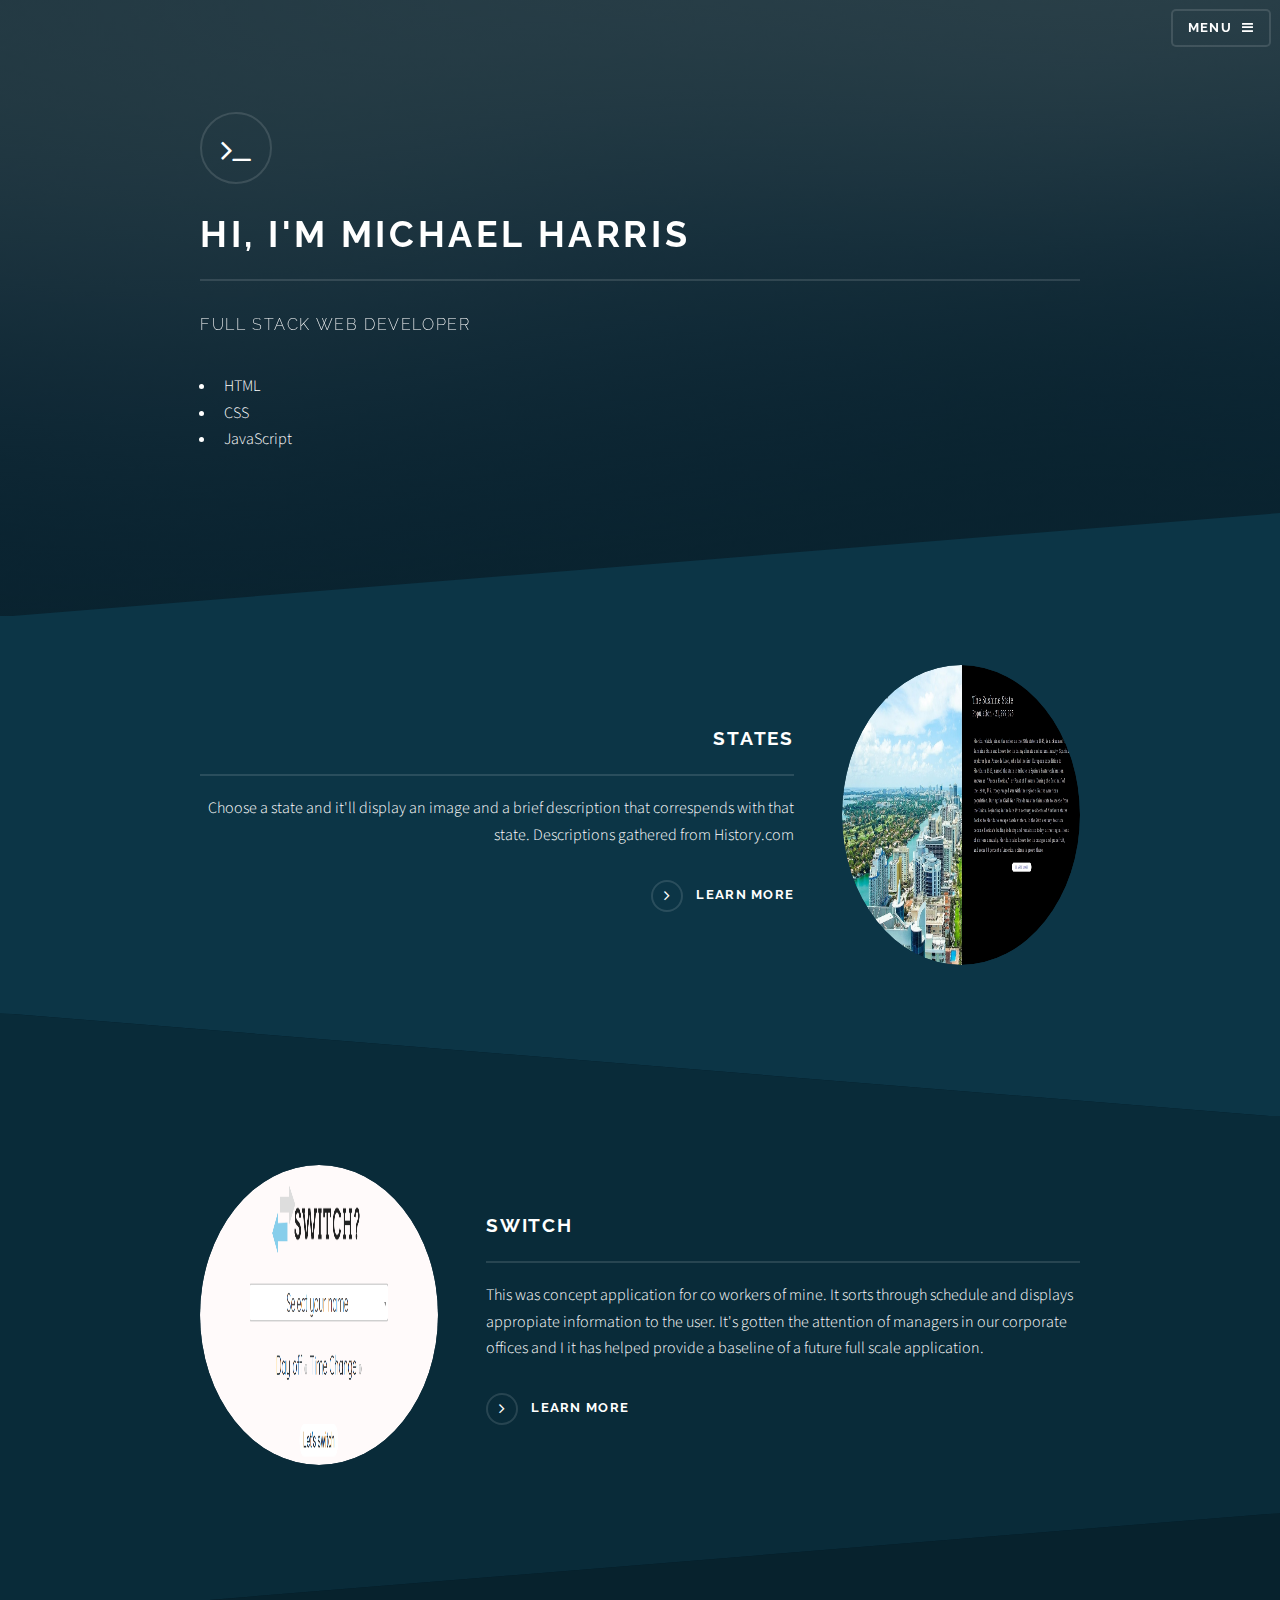
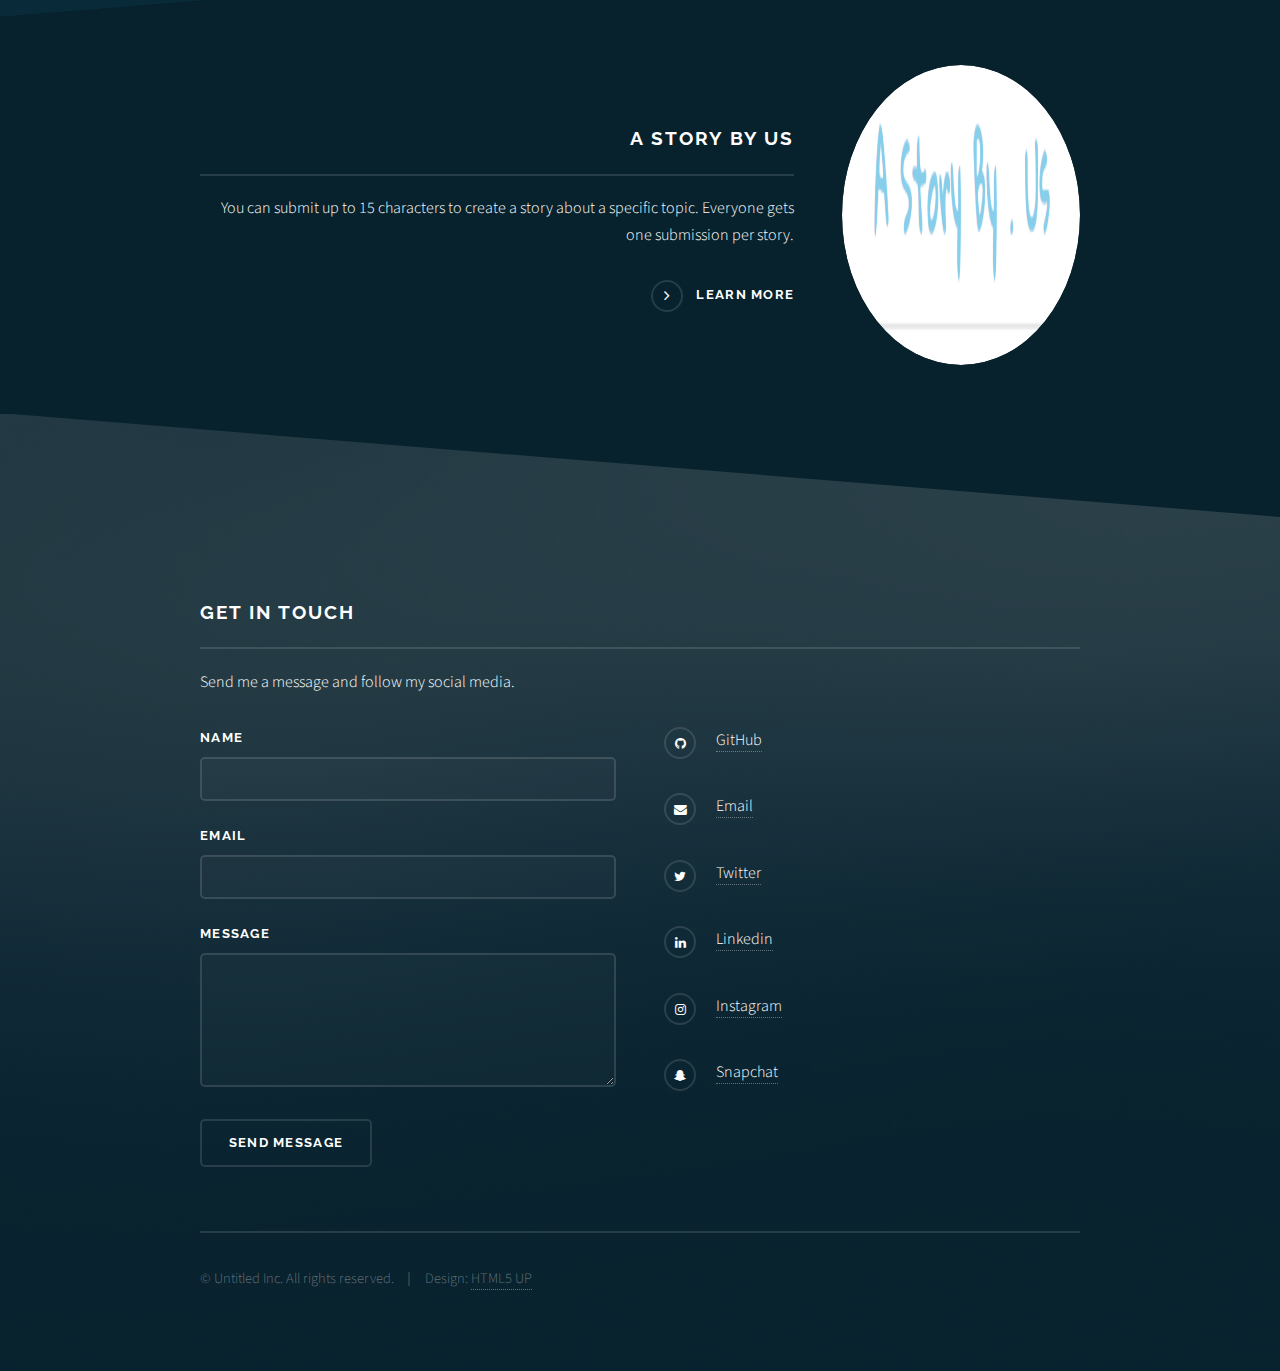
<file: index.html>
<!DOCTYPE HTML>
<!--
	Solid State by HTML5 UP
	html5up.net | @ajlkn
	Free for personal and commercial use under the CCA 3.0 license (html5up.net/license)
-->
<html>
	<head>
		<title>Michael Harris</title>
		<meta charset="utf-8" />
		<meta name="viewport" content="width=device-width, initial-scale=1, user-scalable=no" />
		<link rel="stylesheet" href="assets/css/main.css" />
		<noscript><link rel="stylesheet" href="assets/css/noscript.css" /></noscript>
	</head>
	<body class="is-preload">

		<!-- Page Wrapper -->
			<div id="page-wrapper">

				<!-- Header -->
					<header id="header" class="alt">
						<h1><a href="index.html">Michael Harris</a></h1>
						<nav>
							<a href="#menu">Menu</a>
						</nav>
					</header>

				<!-- Menu -->
					<nav id="menu">
						<div class="inner">
							<h2>Menu</h2>
							<ul class="links">
								<li><a href="index.html">Home</a></li>
								<li><a href="about.html">About</a></li>
								<li><a href="projects.html">Projects</a></li>
								<li><a href="contact.html">Contact</a></li>
							</ul>
							<a href="#" class="close">Close</a>
						</div>
					</nav>

				<!-- Banner -->
					<section id="banner">
						<div class="inner">
							<div class="logo"><span class="icon fa-terminal "></span></div>
							<h2>Hi, I'm Michael Harris</h2>
							<p>Full Stack Web Developer</p>
							<ul>
								<li>HTML</li>
								<li>CSS</li>
								<li>JavaScript</li>
							</ul>
						</div>
					</section>

				<!-- Wrapper -->
					<section id="wrapper">

						<!-- One -->
							<section id="one" class="wrapper spotlight style1">
								<div class="inner">
									<a href="#" class="image"><img src="images/states.jpg" alt="" /></a>
									<div class="content">
										<h2 class="major">States</h2>
										<p>Choose a state and it'll display an image and a brief description that correspends with that state. Descriptions gathered from History.com</p>
										<a href="https://immichaelharris.com/states/index.html" class="special">Learn more</a>
									</div>
								</div>
							</section>

						<!-- Two -->
							<section id="two" class="wrapper alt spotlight style2">
								<div class="inner">
									<a href="#" class="image"><img src="images/switch.png" alt="" /></a>
									<div class="content">
										<h2 class="major">Switch</h2>
										<p>This was concept application for co workers of mine. It sorts through schedule and displays appropiate information to the user. It's gotten the attention of managers in our corporate offices and I it has helped provide a baseline of a future full scale application.</p>
										<a href="https://immichaelharris.com/switch/file.html" class="special">Learn more</a>
									</div>
								</div>
							</section>

						<!-- Three -->
							<section id="three" class="wrapper spotlight style3">
								<div class="inner">
									<a href="#" class="image"><img src="images/astorybyus.png" alt="" /></a>
									<div class="content">
										<h2 class="major">A Story By Us</h2>
										<p>You can submit up to 15 characters to create a story about a specific topic. Everyone gets one submission per story.</p>
										<a href="https://astoryby.us/" class="special">Learn more</a>
									</div>
								</div>
							</section>

						<!-- Four -->
							<!-- <section id="four" class="wrapper alt style1">
								<div class="inner">
									<h2 class="major">Vitae phasellus</h2>
									<p>Cras mattis ante fermentum, malesuada neque vitae, eleifend erat. Phasellus non pulvinar erat. Fusce tincidunt, nisl eget mattis egestas, purus ipsum consequat orci, sit amet lobortis lorem lacus in tellus. Sed ac elementum arcu. Quisque placerat auctor laoreet.</p>
									<section class="features">
										<article>
											<a href="#" class="image"><img src="images/pic04.jpg" alt="" /></a>
											<h3 class="major">Sed feugiat lorem</h3>
											<p>Lorem ipsum dolor sit amet, consectetur adipiscing vehicula id nulla dignissim dapibus ultrices.</p>
											<a href="#" class="special">Learn more</a>
										</article>
										<article>
											<a href="#" class="image"><img src="images/pic05.jpg" alt="" /></a>
											<h3 class="major">Nisl placerat</h3>
											<p>Lorem ipsum dolor sit amet, consectetur adipiscing vehicula id nulla dignissim dapibus ultrices.</p>
											<a href="#" class="special">Learn more</a>
										</article>
										<article>
											<a href="#" class="image"><img src="images/pic06.jpg" alt="" /></a>
											<h3 class="major">Ante fermentum</h3>
											<p>Lorem ipsum dolor sit amet, consectetur adipiscing vehicula id nulla dignissim dapibus ultrices.</p>
											<a href="#" class="special">Learn more</a>
										</article>
										<article>
											<a href="#" class="image"><img src="images/pic07.jpg" alt="" /></a>
											<h3 class="major">Fusce consequat</h3>
											<p>Lorem ipsum dolor sit amet, consectetur adipiscing vehicula id nulla dignissim dapibus ultrices.</p>
											<a href="#" class="special">Learn more</a>
										</article>
									</section>
									<ul class="actions">
										<li><a href="#" class="button">Browse All</a></li>
									</ul>
								</div>
							</section> -->

					</section>

				<!-- Footer -->
					<section id="footer">
						<div class="inner">
							<h2 class="major">Get in touch</h2>
							<p>Send me a message and follow my social media.</p>
							<form method="post" action="#">
								<div class="fields">
									<div class="field">
										<label for="name">Name</label>
										<input type="text" name="name" id="name" />
									</div>
									<div class="field">
										<label for="email">Email</label>
										<input type="email" name="email" id="email" />
									</div>
									<div class="field">
										<label for="message">Message</label>
										<textarea name="message" id="message" rows="4"></textarea>
									</div>
								</div>
								<ul class="actions">
									<li><input type="submit" value="Send Message" /></li>
								</ul>
							</form>
							<ul class="contact">

								<li class="fa-github"><a href="https://github.com/imMichaelHarris">GitHub</a></li>
								<li class="fa-envelope"><a href="mailto:mhguitar1997@immichaelharris.com">Email</a></li>
								<li class="fa-twitter"><a href="https://twitter.com/MichaelxxH">Twitter</a></li>
								<li class="fa-linkedin"><a href="https://www.linkedin.com/in/immichaelharris/">Linkedin</a></li>
								<li class="fa-instagram"><a href="https://www.instagram.com/hypedupharris/">Instagram</a></li>
								<li class="fa-snapchat-ghost"><a href="https://www.snapchat.com/add/gooodstuff21">Snapchat</a></li>
							</ul>
							<ul class="copyright">
								<li>&copy; Untitled Inc. All rights reserved.</li><li>Design: <a href="http://html5up.net">HTML5 UP</a></li>
							</ul>
						</div>
					</section>

			</div>

		<!-- Scripts -->
			<script src="assets/js/jquery.min.js"></script>
			<script src="assets/js/jquery.scrollex.min.js"></script>
			<script src="assets/js/browser.min.js"></script>
			<script src="assets/js/breakpoints.min.js"></script>
			<script src="assets/js/util.js"></script>
			<script src="assets/js/main.js"></script>

	</body>
</html>
</file>
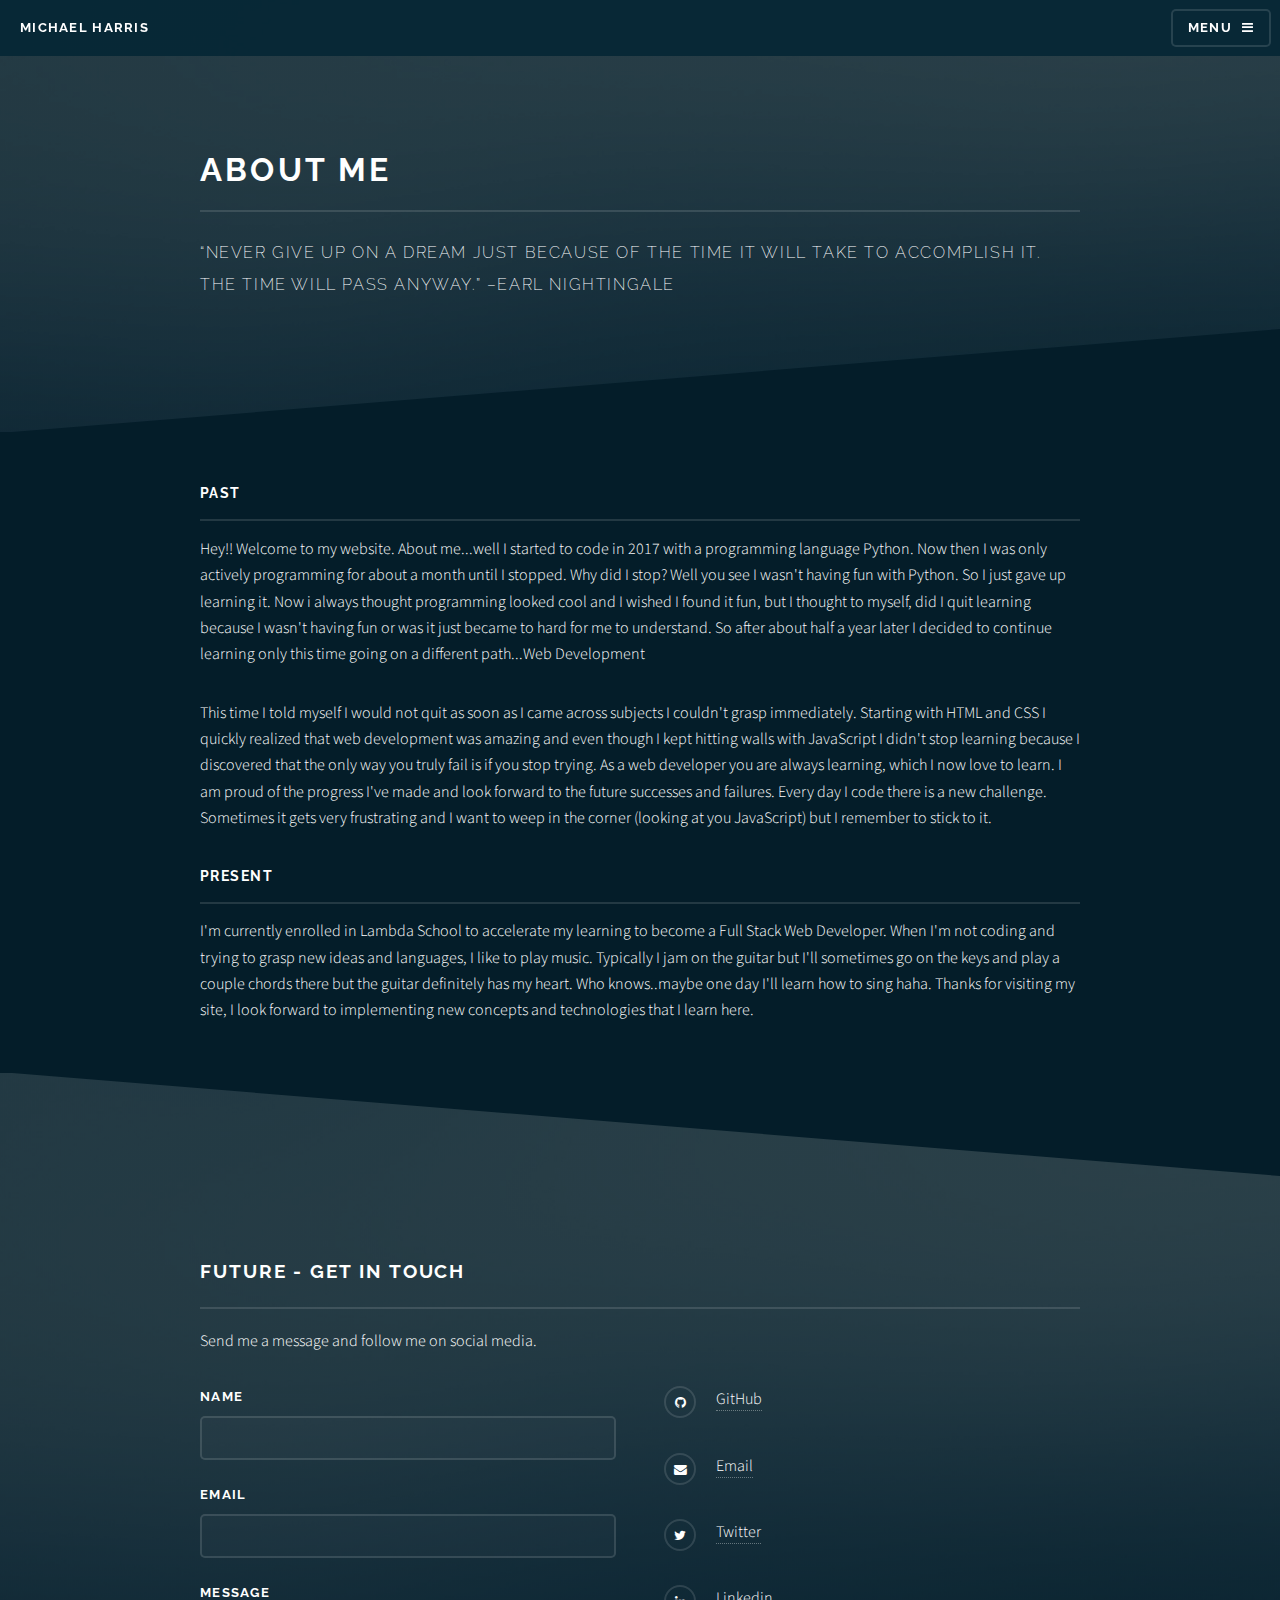
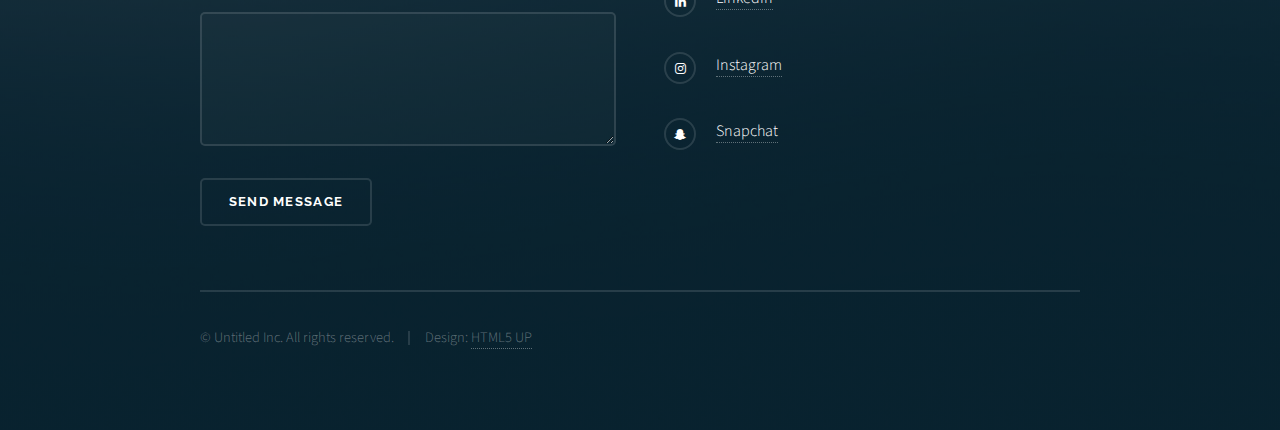
<file: about.html>
<!DOCTYPE HTML>
<!--
	Solid State by HTML5 UP
	html5up.net | @ajlkn
	Free for personal and commercial use under the CCA 3.0 license (html5up.net/license)
-->
<html>
	<head>
		<title>About - Michael Harris</title>
		<meta charset="utf-8" />
		<meta name="viewport" content="width=device-width, initial-scale=1, user-scalable=no" />
		<link rel="stylesheet" href="assets/css/main.css" />
		<noscript><link rel="stylesheet" href="assets/css/noscript.css" /></noscript>
	</head>
	<body class="is-preload">

		<!-- Page Wrapper -->
			<div id="page-wrapper">

				<!-- Header -->
					<header id="header">
						<h1><a href="index.html">Michael Harris</a></h1>
						<nav>
							<a href="#menu">Menu</a>
						</nav>
					</header>

				<!-- Menu -->
					<nav id="menu">
						<div class="inner">
							<h2>Menu</h2>
							<ul class="links">
								<li><a href="index.html">Home</a></li>
								<li><a href="about.html">About</a></li>
								<li><a href="projects.html">Projects</a></li>
								<li><a href="contact.html">Contact</a></li>
							</ul>
							<a href="#" class="close">Close</a>
						</div>
					</nav>

				<!-- Wrapper -->
					<section id="wrapper">
						<header>
							<div class="inner">
								<h2>About Me</h2>
								<p>“NEVER GIVE UP ON A DREAM JUST BECAUSE OF THE TIME IT WILL TAKE TO ACCOMPLISH IT. THE TIME WILL PASS ANYWAY.” –EARL NIGHTINGALE</p>
							</div>
						</header>

						<!-- Content -->
							<div class="wrapper">
								<div class="inner">

									<h3 class="major">Past</h3>
									<p>Hey!! Welcome to my website. About me...well I started to code in 2017 with a programming language Python. Now then I was only actively programming for about a month until I stopped. Why did I stop? Well you see I wasn't having fun with Python. So I just gave up learning it. Now i always thought programming looked cool and I wished I found it fun, but I thought to myself, did I quit learning because I wasn't having fun or was it just became to hard for me to understand. So after about half a year later I decided to continue learning only this time going on a different path...Web Development
									</p>

									<p>This time I told myself I would not quit as soon as I came across subjects I couldn't grasp immediately. Starting with HTML and CSS I quickly realized that web development was amazing and even though I kept hitting walls with JavaScript I didn't stop learning because I discovered that the only way you truly fail is if you stop trying. As a web developer you are always learning, which I now love to learn. I am proud of the progress I've made and look forward to the future successes and failures. Every day I code there is a new challenge. Sometimes it gets very frustrating and I want to weep in the corner (looking at you JavaScript) but I remember to stick to it.</p>

									<h3 class="major">Present</h3>
									<p>I'm currently enrolled in Lambda School to accelerate my learning to become a Full Stack Web Developer. When I'm not coding and trying to grasp new ideas and languages, I like to play music. Typically I jam on the guitar but I'll sometimes go on the keys and play a couple chords there but the guitar definitely has my heart. Who knows..maybe one day I'll learn how to sing haha. Thanks for visiting my site, I look forward to implementing new concepts and technologies that I learn here.</p>

			

								</div>
							</div>

					</section>

				<!-- Footer -->
					<section id="footer">
						<div class="inner">
							<h2 class="major">Future - Get in touch</h2>
							<p>Send me a message and follow me on social media.</p>
							<form method="post" action="#">
								<div class="fields">
									<div class="field">
										<label for="name">Name</label>
										<input type="text" name="name" id="name" />
									</div>
									<div class="field">
										<label for="email">Email</label>
										<input type="email" name="email" id="email" />
									</div>
									<div class="field">
										<label for="message">Message</label>
										<textarea name="message" id="message" rows="4"></textarea>
									</div>
								</div>
								<ul class="actions">
									<li><input type="submit" value="Send Message" /></li>
								</ul>
							</form>
							<ul class="contact">
								<li class="fa-github"><a href="https://github.com/imMichaelHarris">GitHub</a></li>
								<li class="fa-envelope"><a href="mailto:mhguitar1997@immichaelharris.com">Email</a></li>
								<li class="fa-twitter"><a href="https://twitter.com/MichaelxxH">Twitter</a></li>
								<li class="fa-linkedin"><a href="https://www.linkedin.com/in/immichaelharris/">Linkedin</a></li>
								<li class="fa-instagram"><a href="https://www.instagram.com/hypedupharris/">Instagram</a></li>
								<li class="fa-snapchat-ghost"><a href="https://www.snapchat.com/add/gooodstuff21">Snapchat</a></li>
							</ul>
							<ul class="copyright">
								<li>&copy; Untitled Inc. All rights reserved.</li><li>Design: <a href="http://html5up.net">HTML5 UP</a></li>
							</ul>
						</div>
					</section>

			</div>

		<!-- Scripts -->
			<script src="assets/js/jquery.min.js"></script>
			<script src="assets/js/jquery.scrollex.min.js"></script>
			<script src="assets/js/browser.min.js"></script>
			<script src="assets/js/breakpoints.min.js"></script>
			<script src="assets/js/util.js"></script>
			<script src="assets/js/main.js"></script>

	</body>
</html>
</file>
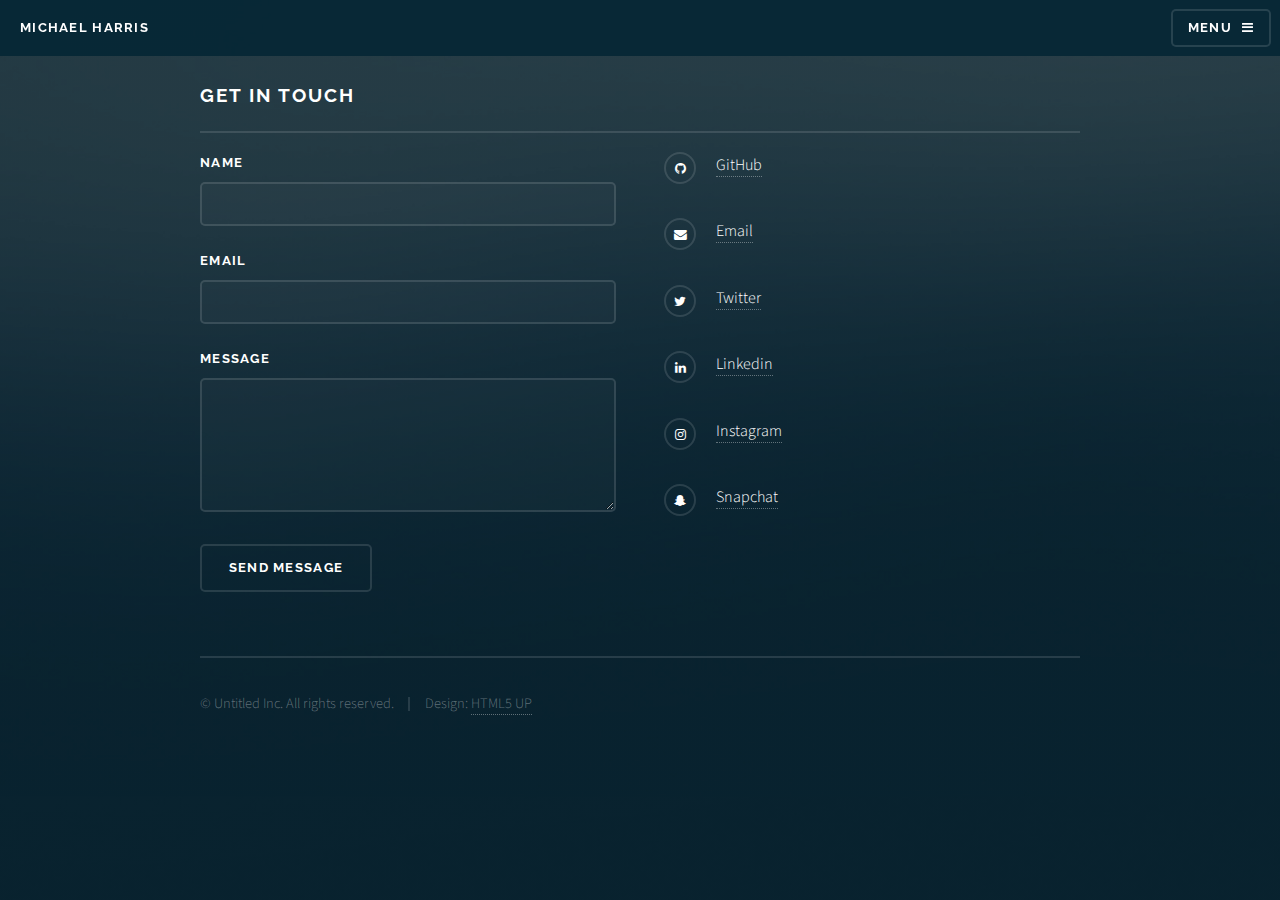
<file: contact.html>
<!DOCTYPE HTML>
<!--
	Solid State by HTML5 UP
	html5up.net | @ajlkn
	Free for personal and commercial use under the CCA 3.0 license (html5up.net/license)
-->
<html>
	<head>
		<title>Contact - Michael Harris</title>
		<meta charset="utf-8" />
		<meta name="viewport" content="width=device-width, initial-scale=1, user-scalable=no" />
		<link rel="stylesheet" href="assets/css/main.css" />
		<noscript><link rel="stylesheet" href="assets/css/noscript.css" /></noscript>
	</head>
	<body class="is-preload">

		<!-- Page Wrapper -->
			<div id="page-wrapper">

				<!-- Header -->
					<header id="header">
						<h1><a href="index.html">Michael Harris</a></h1>
						<nav>
							<a href="#menu">Menu</a>
						</nav>
					</header>

				<!-- Menu -->
					<nav id="menu">
						<div class="inner">
							<h2>Menu</h2>
							<ul class="links">
								<li><a href="index.html">Home</a></li>
								<li><a href="about.html">About</a></li>
								<li><a href="projects.html">Projects</a></li>
								<li><a href="contact.html">Contact</a></li>
							</ul>
							<a href="#" class="close">Close</a>
						</div>
					</nav>



				<!-- Footer -->
					<section id="footer">
						<div class="inner">
							<h2 class="major">Get in touch</h2>
							<form method="post" action="#">
								<div class="fields">
									<div class="field">
										<label for="name">Name</label>
										<input type="text" name="name" id="name" />
									</div>
									<div class="field">
										<label for="email">Email</label>
										<input type="email" name="email" id="email" />
									</div>
									<div class="field">
										<label for="message">Message</label>
										<textarea name="message" id="message" rows="4"></textarea>
									</div>
								</div>
								<ul class="actions">
									<li><input type="submit" value="Send Message" /></li>
								</ul>
							</form>
							<ul class="contact">

								<li class="fa-github"><a href="https://github.com/imMichaelHarris">GitHub</a></li>
								<li class="fa-envelope"><a href="mailto:mhguitar1997@immichaelharris.com">Email</a></li>
								<li class="fa-twitter"><a href="https://twitter.com/MichaelxxH">Twitter</a></li>
								<li class="fa-linkedin"><a href="https://www.linkedin.com/in/immichaelharris/">Linkedin</a></li>
								<li class="fa-instagram"><a href="https://www.instagram.com/hypedupharris/">Instagram</a></li>
								<li class="fa-snapchat-ghost"><a href="https://www.snapchat.com/add/gooodstuff21">Snapchat</a></li>
							</ul>
							<ul class="copyright">
								<li>&copy; Untitled Inc. All rights reserved.</li><li>Design: <a href="http://html5up.net">HTML5 UP</a></li>
							</ul>
						</div>
					</section>

			</div>

		<!-- Scripts -->
			<script src="assets/js/jquery.min.js"></script>
			<script src="assets/js/jquery.scrollex.min.js"></script>
			<script src="assets/js/browser.min.js"></script>
			<script src="assets/js/breakpoints.min.js"></script>
			<script src="assets/js/util.js"></script>
			<script src="assets/js/main.js"></script>

	</body>
</html>
</file>
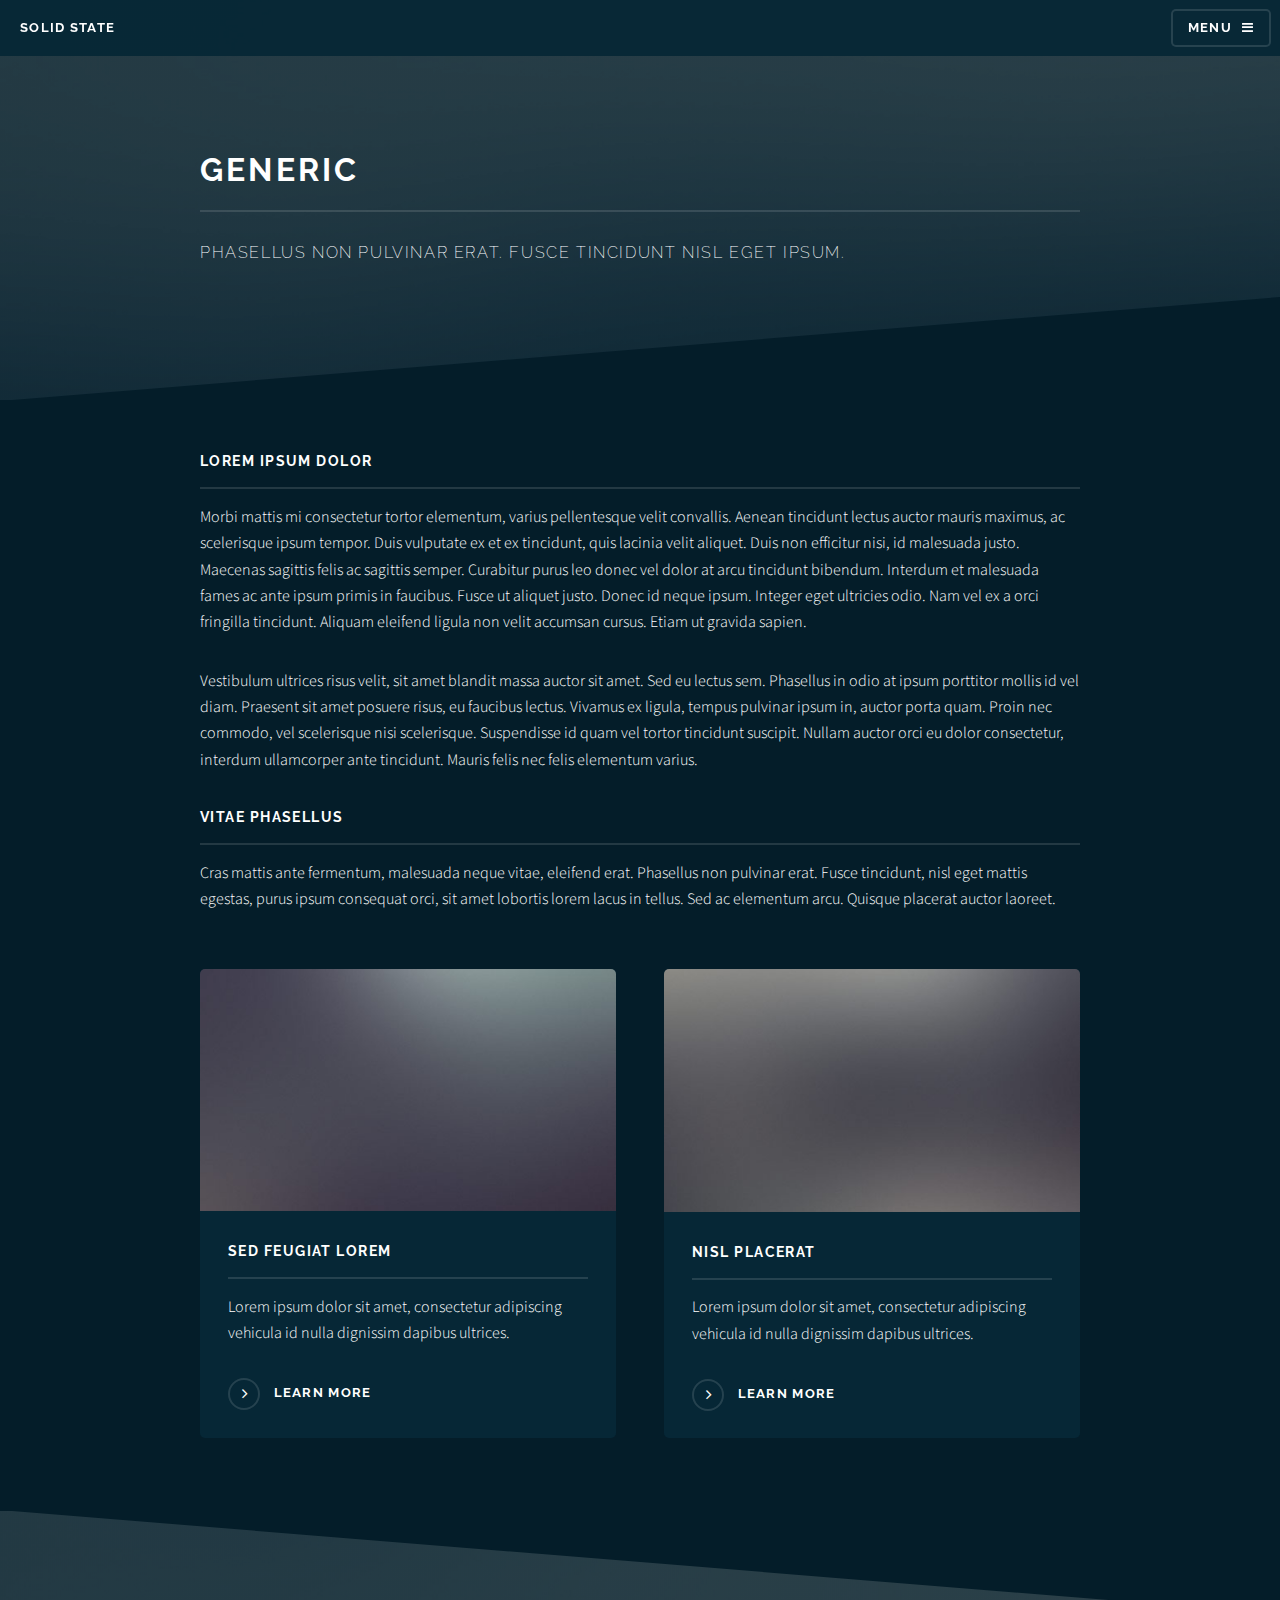
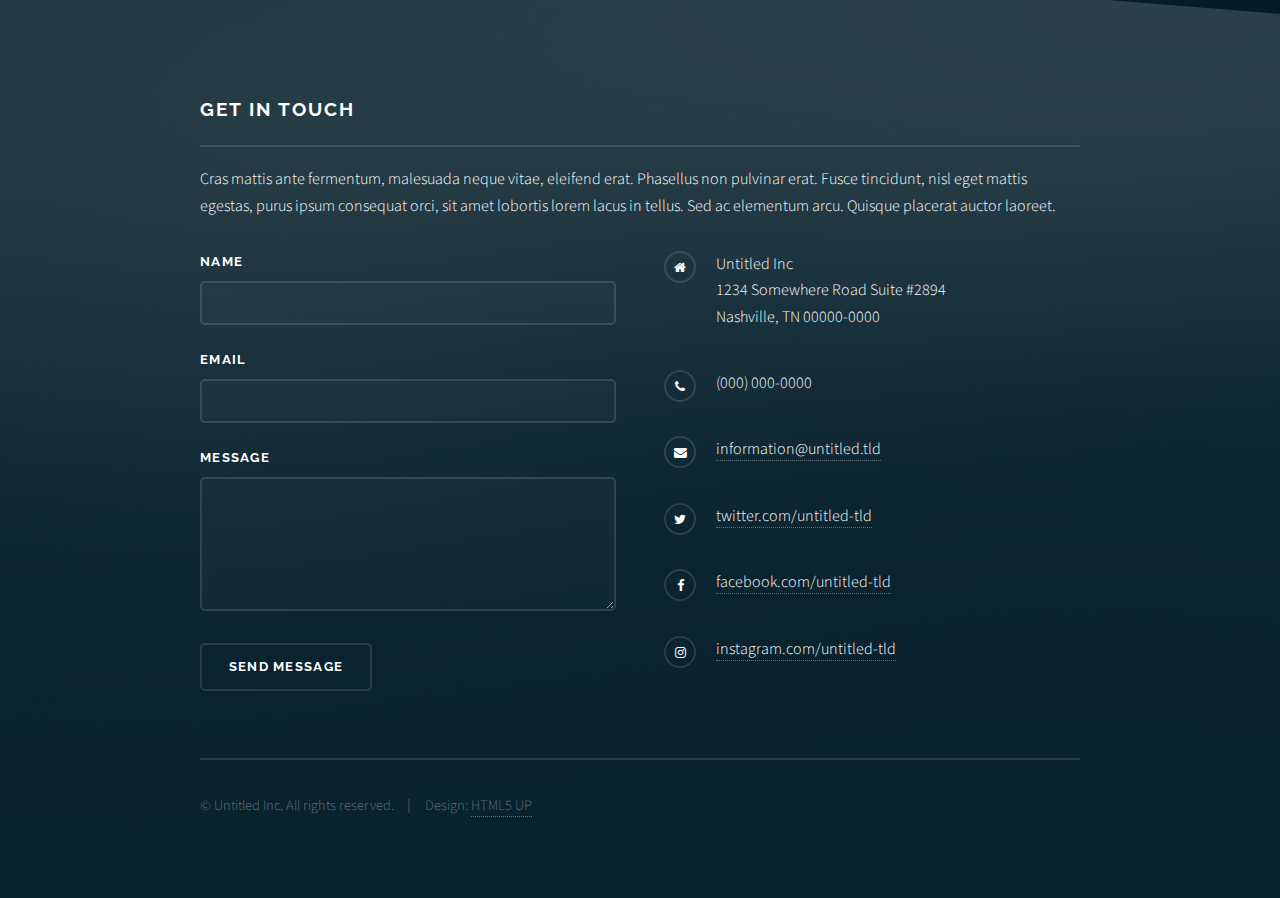
<file: generic.html>
<!DOCTYPE HTML>
<!--
	Solid State by HTML5 UP
	html5up.net | @ajlkn
	Free for personal and commercial use under the CCA 3.0 license (html5up.net/license)
-->
<html>
	<head>
		<title>Generic - Solid State by HTML5 UP</title>
		<meta charset="utf-8" />
		<meta name="viewport" content="width=device-width, initial-scale=1, user-scalable=no" />
		<link rel="stylesheet" href="assets/css/main.css" />
		<noscript><link rel="stylesheet" href="assets/css/noscript.css" /></noscript>
	</head>
	<body class="is-preload">

		<!-- Page Wrapper -->
			<div id="page-wrapper">

				<!-- Header -->
					<header id="header">
						<h1><a href="index.html">Solid State</a></h1>
						<nav>
							<a href="#menu">Menu</a>
						</nav>
					</header>

				<!-- Menu -->
					<nav id="menu">
						<div class="inner">
							<h2>Menu</h2>
							<ul class="links">
								<li><a href="index.html">Home</a></li>
								<li><a href="generic.html">Generic</a></li>
								<li><a href="elements.html">Elements</a></li>
								<li><a href="#">Log In</a></li>
								<li><a href="#">Sign Up</a></li>
							</ul>
							<a href="#" class="close">Close</a>
						</div>
					</nav>

				<!-- Wrapper -->
					<section id="wrapper">
						<header>
							<div class="inner">
								<h2>Generic</h2>
								<p>Phasellus non pulvinar erat. Fusce tincidunt nisl eget ipsum.</p>
							</div>
						</header>

						<!-- Content -->
							<div class="wrapper">
								<div class="inner">

									<h3 class="major">Lorem ipsum dolor</h3>
									<p>Morbi mattis mi consectetur tortor elementum, varius pellentesque velit convallis. Aenean tincidunt lectus auctor mauris maximus, ac scelerisque ipsum tempor. Duis vulputate ex et ex tincidunt, quis lacinia velit aliquet. Duis non efficitur nisi, id malesuada justo. Maecenas sagittis felis ac sagittis semper. Curabitur purus leo donec vel dolor at arcu tincidunt bibendum. Interdum et malesuada fames ac ante ipsum primis in faucibus. Fusce ut aliquet justo. Donec id neque ipsum. Integer eget ultricies odio. Nam vel ex a orci fringilla tincidunt. Aliquam eleifend ligula non velit accumsan cursus. Etiam ut gravida sapien.</p>

									<p>Vestibulum ultrices risus velit, sit amet blandit massa auctor sit amet. Sed eu lectus sem. Phasellus in odio at ipsum porttitor mollis id vel diam. Praesent sit amet posuere risus, eu faucibus lectus. Vivamus ex ligula, tempus pulvinar ipsum in, auctor porta quam. Proin nec commodo, vel scelerisque nisi scelerisque. Suspendisse id quam vel tortor tincidunt suscipit. Nullam auctor orci eu dolor consectetur, interdum ullamcorper ante tincidunt. Mauris felis nec felis elementum varius.</p>

									<h3 class="major">Vitae phasellus</h3>
									<p>Cras mattis ante fermentum, malesuada neque vitae, eleifend erat. Phasellus non pulvinar erat. Fusce tincidunt, nisl eget mattis egestas, purus ipsum consequat orci, sit amet lobortis lorem lacus in tellus. Sed ac elementum arcu. Quisque placerat auctor laoreet.</p>

									<section class="features">
										<article>
											<a href="#" class="image"><img src="images/pic04.jpg" alt="" /></a>
											<h3 class="major">Sed feugiat lorem</h3>
											<p>Lorem ipsum dolor sit amet, consectetur adipiscing vehicula id nulla dignissim dapibus ultrices.</p>
											<a href="#" class="special">Learn more</a>
										</article>
										<article>
											<a href="#" class="image"><img src="images/pic05.jpg" alt="" /></a>
											<h3 class="major">Nisl placerat</h3>
											<p>Lorem ipsum dolor sit amet, consectetur adipiscing vehicula id nulla dignissim dapibus ultrices.</p>
											<a href="#" class="special">Learn more</a>
										</article>
									</section>

								</div>
							</div>

					</section>

				<!-- Footer -->
					<section id="footer">
						<div class="inner">
							<h2 class="major">Get in touch</h2>
							<p>Cras mattis ante fermentum, malesuada neque vitae, eleifend erat. Phasellus non pulvinar erat. Fusce tincidunt, nisl eget mattis egestas, purus ipsum consequat orci, sit amet lobortis lorem lacus in tellus. Sed ac elementum arcu. Quisque placerat auctor laoreet.</p>
							<form method="post" action="#">
								<div class="fields">
									<div class="field">
										<label for="name">Name</label>
										<input type="text" name="name" id="name" />
									</div>
									<div class="field">
										<label for="email">Email</label>
										<input type="email" name="email" id="email" />
									</div>
									<div class="field">
										<label for="message">Message</label>
										<textarea name="message" id="message" rows="4"></textarea>
									</div>
								</div>
								<ul class="actions">
									<li><input type="submit" value="Send Message" /></li>
								</ul>
							</form>
							<ul class="contact">
								<li class="fa-home">
									Untitled Inc<br />
									1234 Somewhere Road Suite #2894<br />
									Nashville, TN 00000-0000
								</li>
								<li class="fa-phone">(000) 000-0000</li>
								<li class="fa-envelope"><a href="#">information@untitled.tld</a></li>
								<li class="fa-twitter"><a href="#">twitter.com/untitled-tld</a></li>
								<li class="fa-facebook"><a href="#">facebook.com/untitled-tld</a></li>
								<li class="fa-instagram"><a href="#">instagram.com/untitled-tld</a></li>
							</ul>
							<ul class="copyright">
								<li>&copy; Untitled Inc. All rights reserved.</li><li>Design: <a href="http://html5up.net">HTML5 UP</a></li>
							</ul>
						</div>
					</section>

			</div>

		<!-- Scripts -->
			<script src="assets/js/jquery.min.js"></script>
			<script src="assets/js/jquery.scrollex.min.js"></script>
			<script src="assets/js/browser.min.js"></script>
			<script src="assets/js/breakpoints.min.js"></script>
			<script src="assets/js/util.js"></script>
			<script src="assets/js/main.js"></script>

	</body>
</html>
</file>
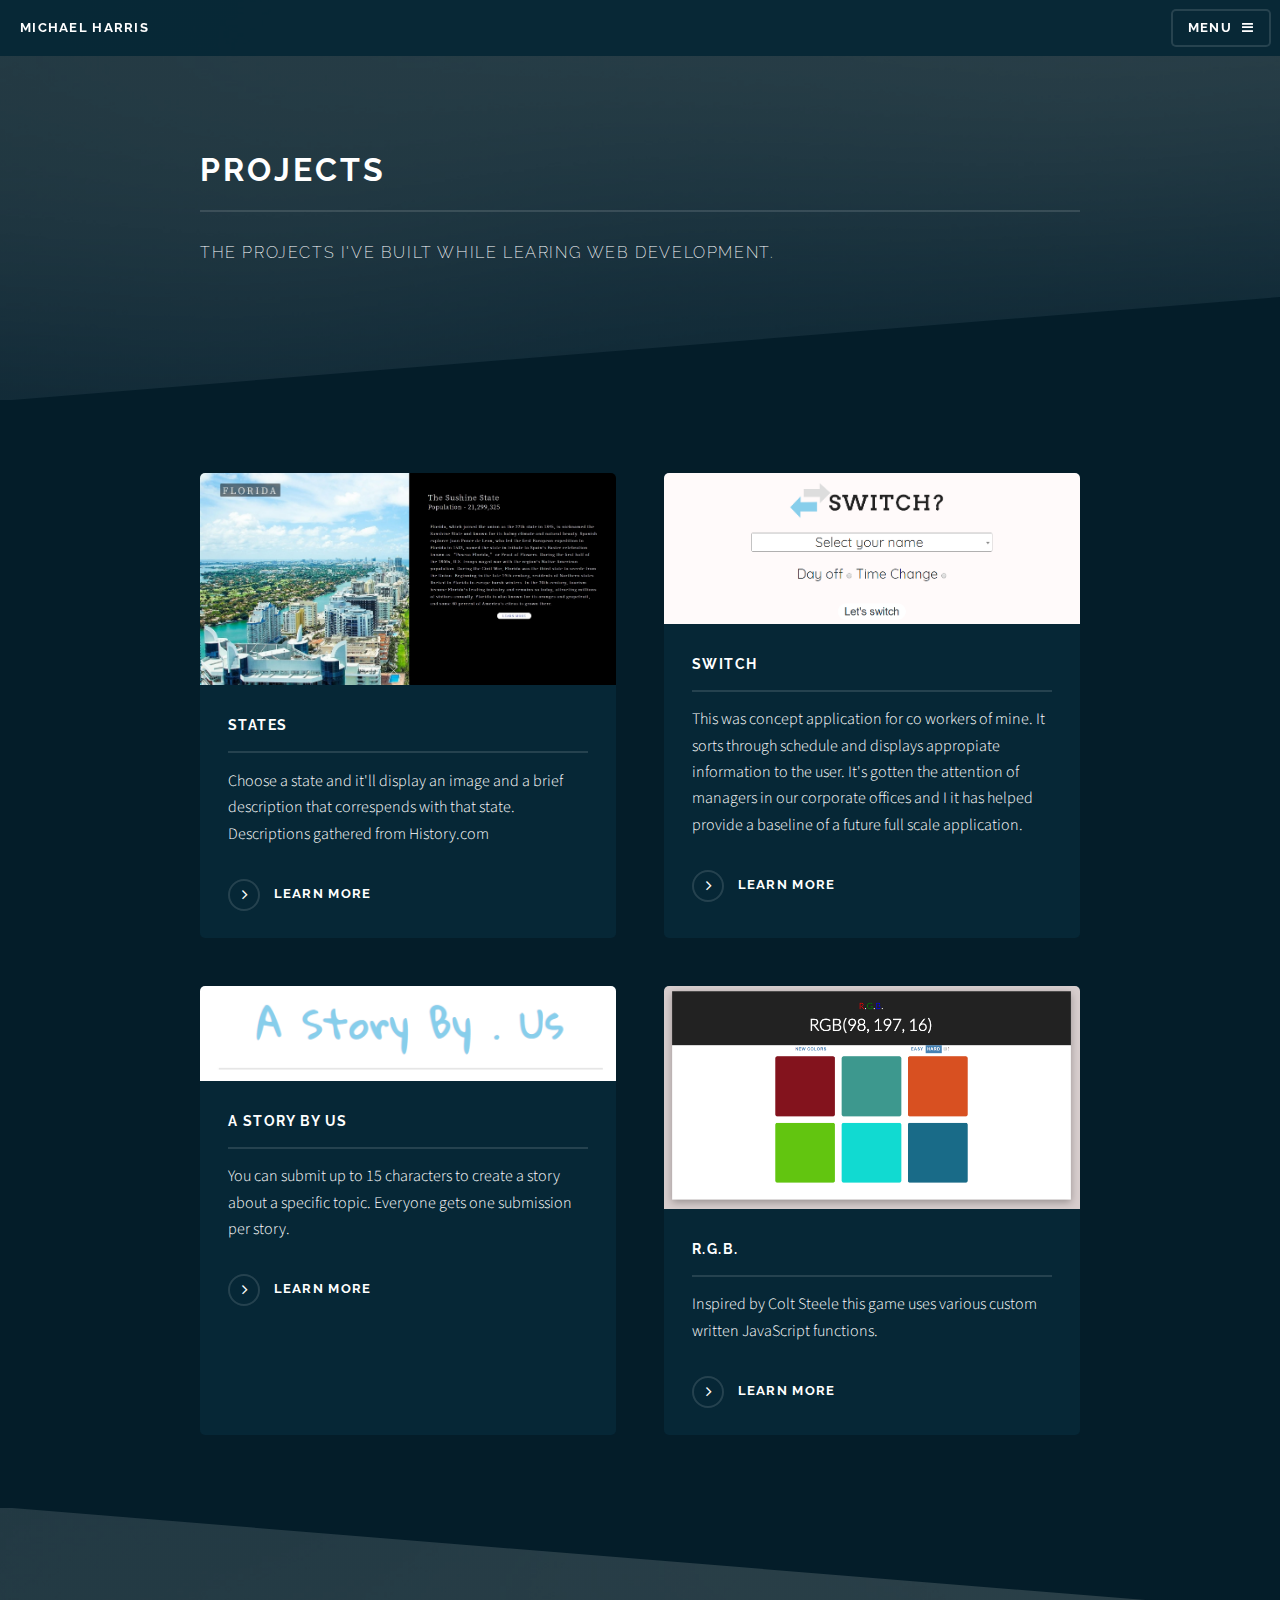
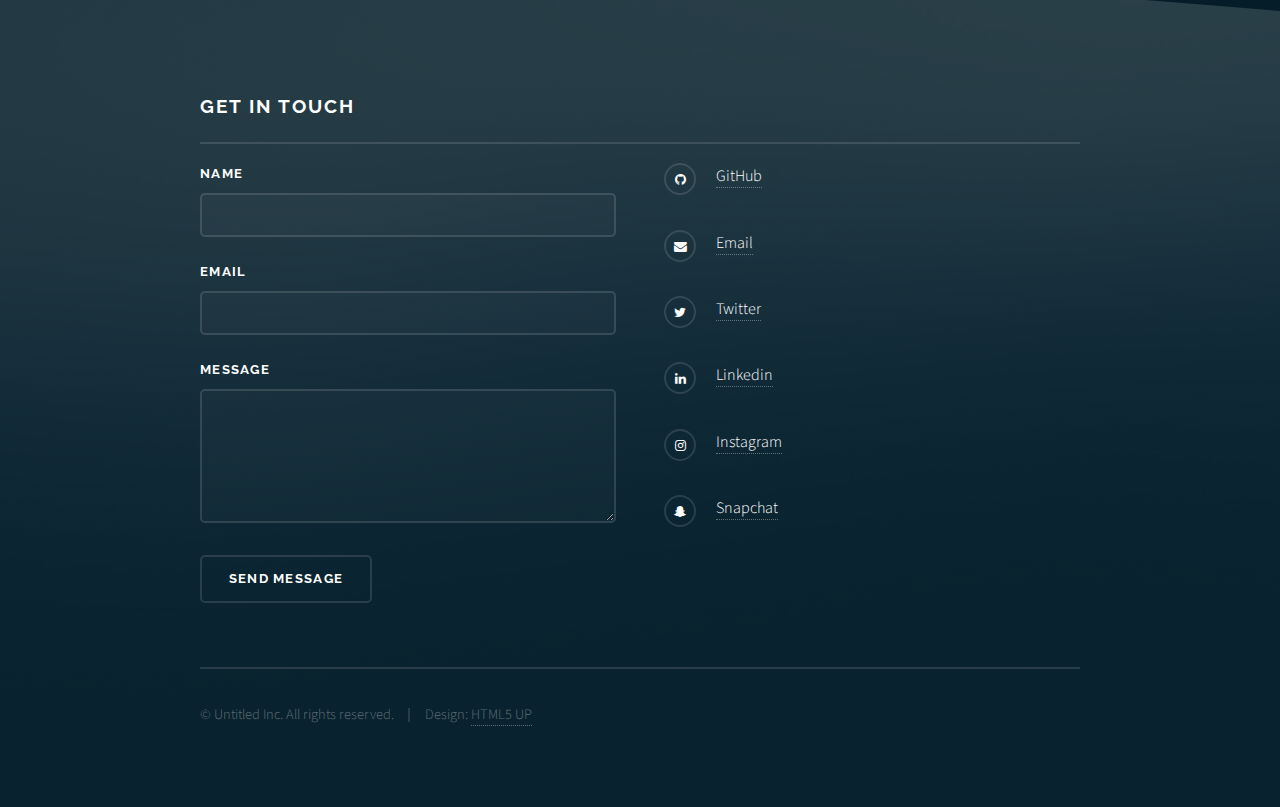
<file: projects.html>
<!DOCTYPE HTML>
<!--
	Solid State by HTML5 UP
	html5up.net | @ajlkn
	Free for personal and commercial use under the CCA 3.0 license (html5up.net/license)
-->
<html>
	<head>
		<title>Projects - Michael Harris</title>
		<meta charset="utf-8" />
		<meta name="viewport" content="width=device-width, initial-scale=1, user-scalable=no" />
		<link rel="stylesheet" href="assets/css/main.css" />
		<noscript><link rel="stylesheet" href="assets/css/noscript.css" /></noscript>
	</head>
	<body class="is-preload">

		<!-- Page Wrapper -->
			<div id="page-wrapper contact">

				<!-- Header -->
					<header id="header">
						<h1><a href="index.html">Michael Harris</a></h1>
						<nav>
							<a href="#menu">Menu</a>
						</nav>
					</header>

				<!-- Menu -->
					<nav id="menu">
						<div class="inner">
							<h2>Menu</h2>
							<ul class="links">
								<li><a href="index.html">Home</a></li>
								<li><a href="about.html">About</a></li>
								<li><a href="projects.html">Projects</a></li>
								<li><a href="contact.html">Contact</a></li>
							</ul>
							<a href="#" class="close">Close</a>
						</div>
					</nav>

				<!-- Wrapper -->
					<section id="wrapper">
						<header>
							<div class="inner">
								<h2>Projects</h2>
								<p>The projects I've built while learing web development.</p>
							</div>
						</header>

						<!-- Content -->
							<div class="wrapper">
								<div class="inner">

									<section class="features">
										<article>
											<a href="#" class="image"><img src="images/states.jpg" alt="" /></a>
											<h3 class="major">States</h3>
											<p>Choose a state and it'll display an image and a brief description that correspends with that state. Descriptions gathered from History.com</p>
											<a href="https://immichaelharris.com/states/index.html" class="special">Learn more</a>
										</article>
										<article>
											<a href="#" class="image"><img src="images/switch.png" alt="" /></a>
											<h3 class="major">Switch</h3>
											<p>This was concept application for co workers of mine. It sorts through schedule and displays appropiate information to the user. It's gotten the attention of managers in our corporate offices and I it has helped provide a baseline of a future full scale application.</p>
											<a href="https://immichaelharris.com/switch/file.html" class="special">Learn more</a>
										</article>
										<article>
											<a href="#" class="image"><img src="images/astorybyus.png" alt="" /></a>
											<h3 class="major">A Story By Us</h3>
											<p>You can submit up to 15 characters to create a story about a specific topic. Everyone gets one submission per story.</p>
											<a href="https://astoryby.us/" class="special">Learn more</a>
										</article>
										<article>
											<a href="#" class="image"><img src="images/rgb-game.png" alt="" /></a>
											<h3 class="major">R.G.B.</h3>
											<p>Inspired by Colt Steele this game uses various custom written JavaScript functions.</p>
											<a href="https://immichaelharris.com/game/game.html" class="special">Learn more</a>
										</article>

									</section>
								</div>
							</div>

					</section>

				<!-- Footer -->
					<section id="footer">
						<div class="inner">
							<h2 class="major">Get in touch</h2>
							<form method="post" action="#">
								<div class="fields">
									<div class="field">
										<label for="name">Name</label>
										<input type="text" name="name" id="name" />
									</div>
									<div class="field">
										<label for="email">Email</label>
										<input type="email" name="email" id="email" />
									</div>
									<div class="field">
										<label for="message">Message</label>
										<textarea name="message" id="message" rows="4"></textarea>
									</div>
								</div>
								<ul class="actions">
									<li><input type="submit" value="Send Message" /></li>
								</ul>
							</form>
							<ul class="contact">

								<li class="fa-github"><a href="https://github.com/imMichaelHarris">GitHub</a></li>
								<li class="fa-envelope"><a href="mailto:mhguitar1997@immichaelharris.com">Email</a></li>
								<li class="fa-twitter"><a href="https://twitter.com/MichaelxxH">Twitter</a></li>
								<li class="fa-linkedin"><a href="https://www.linkedin.com/in/immichaelharris/">Linkedin</a></li>
								<li class="fa-instagram"><a href="https://www.instagram.com/hypedupharris/">Instagram</a></li>
								<li class="fa-snapchat-ghost"><a href="https://www.snapchat.com/add/gooodstuff21">Snapchat</a></li>
							</ul>
							<ul class="copyright">
								<li>&copy; Untitled Inc. All rights reserved.</li><li>Design: <a href="http://html5up.net">HTML5 UP</a></li>
							</ul>
						</div>
					</section>

			</div>

		<!-- Scripts -->
			<script src="assets/js/jquery.min.js"></script>
			<script src="assets/js/jquery.scrollex.min.js"></script>
			<script src="assets/js/browser.min.js"></script>
			<script src="assets/js/breakpoints.min.js"></script>
			<script src="assets/js/util.js"></script>
			<script src="assets/js/main.js"></script>

	</body>
</html>
</file>
<file: assets/css/noscript.css>
/*
	Solid State by HTML5 UP
	html5up.net | @ajlkn
	Free for personal and commercial use under the CCA 3.0 license (html5up.net/license)
*/
/* Banner */
body.is-preload #banner .logo {
  -moz-transform: none;
  -webkit-transform: none;
  -ms-transform: none;
  transform: none;
  opacity: 1; }
body.is-preload #banner h2 {
  opacity: 1;
  -moz-transform: none;
  -webkit-transform: none;
  -ms-transform: none;
  transform: none;
  -moz-filter: none;
  -webkit-filter: none;
  -ms-filter: none;
  filter: none; }
body.is-preload #banner p {
  opacity: 01;
  -moz-transform: none;
  -webkit-transform: none;
  -ms-transform: none;
  transform: none;
  -moz-filter: none;
  -webkit-filter: none;
  -ms-filter: none;
  filter: none; }

/*# sourceMappingURL=noscript.css.map */
</file>
<file: assets/css/main.css>
@import url(font-awesome.min.css);
@import url("https://fonts.googleapis.com/css?family=Raleway:200,700|Source+Sans+Pro:300,600,300italic,600italic");
/*
	Solid State by HTML5 UP
	html5up.net | @ajlkn
	Free for personal and commercial use under the CCA 3.0 license (html5up.net/license)
*/
html, body, div, span, applet, object,
iframe, h1, h2, h3, h4, h5, h6, p, blockquote,
pre, a, abbr, acronym, address, big, cite,
code, del, dfn, em, img, ins, kbd, q, s, samp,
small, strike, strong, sub, sup, tt, var, b,
u, i, center, dl, dt, dd, ol, ul, li, fieldset,
form, label, legend, table, caption, tbody,
tfoot, thead, tr, th, td, article, aside,
canvas, details, embed, figure, figcaption,
footer, header, hgroup, menu, nav, output, ruby,
section, summary, time, mark, audio, video {
  margin: 0;
  padding: 0;
  border: 0;
  font-size: 100%;
  font: inherit;
  vertical-align: baseline; }

article, aside, details, figcaption, figure,
footer, header, hgroup, menu, nav, section {
  display: block; }

body {
  line-height: 1; }

ol, ul {
  list-style: none; }

blockquote, q {
  quotes: none; }
  blockquote:before, blockquote:after, q:before, q:after {
    content: '';
    content: none; }

table {
  border-collapse: collapse;
  border-spacing: 0; }

body {
  -webkit-text-size-adjust: none; }

mark {
  background-color: transparent;
  color: inherit; }

input::-moz-focus-inner {
  border: 0;
  padding: 0; }

input, select, textarea {
  -moz-appearance: none;
  -webkit-appearance: none;
  -ms-appearance: none;
  appearance: none; }

/* Basic */
@-ms-viewport {
  width: device-width; }
body {
  -ms-overflow-style: scrollbar; }

@media screen and (max-width: 480px) {
  html, body {
    min-width: 320px; } }
html {
  box-sizing: border-box; }

*, *:before, *:after {
  box-sizing: inherit; }

body {
  background-color: #041d29;
  background-image: linear-gradient(to top, rgba(4, 29, 41, 0.8), rgba(4, 29, 41, 0.8)), url("../../images/bg.jpg");
  background-size: auto, cover;
  background-attachment: fixed, fixed;
  background-position: center, center; }
  body.is-preload *, body.is-preload *:before, body.is-preload *:after {
    -moz-animation: none !important;
    -webkit-animation: none !important;
    -ms-animation: none !important;
    animation: none !important;
    -moz-transition: none !important;
    -webkit-transition: none !important;
    -ms-transition: none !important;
    transition: none !important; }

/* Type */
body, input, select, textarea {
  color: #ffffff;
  font-family: "Source Sans Pro", Helvetica, sans-serif;
  font-size: 16.5pt;
  font-weight: 300;
  line-height: 1.65; }
  @media screen and (max-width: 1680px) {
    body, input, select, textarea {
      font-size: 13pt; } }
  @media screen and (max-width: 1280px) {
    body, input, select, textarea {
      font-size: 12pt; } }
  @media screen and (max-width: 980px) {
    body, input, select, textarea {
      font-size: 12pt; } }
  @media screen and (max-width: 736px) {
    body, input, select, textarea {
      font-size: 12pt; } }
  @media screen and (max-width: 480px) {
    body, input, select, textarea {
      font-size: 12pt; } }

a {
  -moz-transition: color 0.2s ease-in-out, border-bottom-color 0.2s ease-in-out;
  -webkit-transition: color 0.2s ease-in-out, border-bottom-color 0.2s ease-in-out;
  -ms-transition: color 0.2s ease-in-out, border-bottom-color 0.2s ease-in-out;
  transition: color 0.2s ease-in-out, border-bottom-color 0.2s ease-in-out;
  border-bottom: dotted 1px rgba(255, 255, 255, 0.35);
  color: #ffffff;
  text-decoration: none; }
  a:hover {
    border-bottom-color: transparent;
    color: #ffffff !important; }
  a.special:not(.button) {
    text-decoration: none;
    border-bottom: 0;
    display: block;
    font-family: Raleway, Helvetica, sans-serif;
    font-size: 0.8em;
    font-weight: 700;
    letter-spacing: 0.1em;
    margin: 0 0 2em 0;
    text-transform: uppercase; }
    a.special:not(.button):before {
      -moz-osx-font-smoothing: grayscale;
      -webkit-font-smoothing: antialiased;
      font-family: FontAwesome;
      font-style: normal;
      font-weight: normal;
      text-transform: none !important; }
    a.special:not(.button):before {
      -moz-transition: background-color 0.2s ease-in-out;
      -webkit-transition: background-color 0.2s ease-in-out;
      -ms-transition: background-color 0.2s ease-in-out;
      transition: background-color 0.2s ease-in-out;
      border-radius: 100%;
      border: solid 2px rgba(255, 255, 255, 0.125);
      content: '\f105';
      display: inline-block;
      font-size: 1.25em;
      height: 2em;
      line-height: 1.65em;
      margin-right: 0.85em;
      text-align: center;
      text-indent: 0.15em;
      vertical-align: middle;
      width: 2em; }
    a.special:not(.button):hover:before {
      background-color: rgba(255, 255, 255, 0.025); }
    a.special:not(.button):active:before {
      background-color: rgba(255, 255, 255, 0.075); }

strong, b {
  color: #ffffff;
  font-weight: 600; }

em, i {
  font-style: italic; }

p {
  margin: 0 0 2em 0; }

h1, h2, h3, h4, h5, h6 {
  color: #ffffff;
  font-family: Raleway, Helvetica, sans-serif;
  font-weight: 700;
  letter-spacing: 0.1em;
  margin: 0 0 1em 0;
  text-transform: uppercase; }
  h1 a, h2 a, h3 a, h4 a, h5 a, h6 a {
    color: inherit;
    text-decoration: none;
    border-bottom: 0; }
  h1 span, h2 span, h3 span, h4 span, h5 span, h6 span {
    font-weight: 200; }
  h1.major, h2.major, h3.major, h4.major, h5.major, h6.major {
    padding-bottom: 1em;
    border-bottom: solid 2px rgba(255, 255, 255, 0.125); }

h2 {
  font-size: 1.2em; }

h3 {
  font-size: 0.9em; }

h4 {
  font-size: 0.7em; }

h5 {
  font-size: 0.7em; }

h6 {
  font-size: 0.7em; }

@media screen and (max-width: 736px) {
  h2 {
    font-size: 1em; }

  h3 {
    font-size: 0.8em; } }
sub {
  font-size: 0.8em;
  position: relative;
  top: 0.5em; }

sup {
  font-size: 0.8em;
  position: relative;
  top: -0.5em; }

blockquote {
  border-left: solid 4px rgba(255, 255, 255, 0.125);
  font-style: italic;
  margin: 0 0 2em 0;
  padding: 0.5em 0 0.5em 2em; }

code {
  background: rgba(255, 255, 255, 0.025);
  border-radius: 5px;
  border: solid 2px rgba(255, 255, 255, 0.125);
  font-family: "Courier New", monospace;
  font-size: 0.9em;
  margin: 0 0.25em;
  padding: 0.25em 0.65em; }

pre {
  -webkit-overflow-scrolling: touch;
  font-family: "Courier New", monospace;
  font-size: 0.9em;
  margin: 0 0 2em 0; }
  pre code {
    display: block;
    line-height: 1.75em;
    padding: 1em 1.5em;
    overflow-x: auto; }

hr {
  border: 0;
  border-bottom: solid 2px rgba(255, 255, 255, 0.125);
  margin: 2.5em 0; }
  hr.major {
    margin: 4em 0; }

.align-left {
  text-align: left; }

.align-center {
  text-align: center; }

.align-right {
  text-align: right; }

/* Row */
.row {
  display: flex;
  flex-wrap: wrap;
  box-sizing: border-box;
  align-items: stretch; }
  .row > * {
    box-sizing: border-box; }
  .row.gtr-uniform > * > :last-child {
    margin-bottom: 0; }
  .row.aln-left {
    justify-content: flex-start; }
  .row.aln-center {
    justify-content: center; }
  .row.aln-right {
    justify-content: flex-end; }
  .row.aln-top {
    align-items: flex-start; }
  .row.aln-middle {
    align-items: center; }
  .row.aln-bottom {
    align-items: flex-end; }
  .row > .imp {
    order: -1; }
  .row > .col-1 {
    width: 8.3333333333%; }
  .row > .off-1 {
    margin-left: 8.3333333333%; }
  .row > .col-2 {
    width: 16.6666666667%; }
  .row > .off-2 {
    margin-left: 16.6666666667%; }
  .row > .col-3 {
    width: 25%; }
  .row > .off-3 {
    margin-left: 25%; }
  .row > .col-4 {
    width: 33.3333333333%; }
  .row > .off-4 {
    margin-left: 33.3333333333%; }
  .row > .col-5 {
    width: 41.6666666667%; }
  .row > .off-5 {
    margin-left: 41.6666666667%; }
  .row > .col-6 {
    width: 50%; }
  .row > .off-6 {
    margin-left: 50%; }
  .row > .col-7 {
    width: 58.3333333333%; }
  .row > .off-7 {
    margin-left: 58.3333333333%; }
  .row > .col-8 {
    width: 66.6666666667%; }
  .row > .off-8 {
    margin-left: 66.6666666667%; }
  .row > .col-9 {
    width: 75%; }
  .row > .off-9 {
    margin-left: 75%; }
  .row > .col-10 {
    width: 83.3333333333%; }
  .row > .off-10 {
    margin-left: 83.3333333333%; }
  .row > .col-11 {
    width: 91.6666666667%; }
  .row > .off-11 {
    margin-left: 91.6666666667%; }
  .row > .col-12 {
    width: 100%; }
  .row > .off-12 {
    margin-left: 100%; }
  .row.gtr-0 {
    margin-top: 0;
    margin-left: 0em; }
    .row.gtr-0 > * {
      padding: 0 0 0 0em; }
    .row.gtr-0.gtr-uniform {
      margin-top: 0em; }
      .row.gtr-0.gtr-uniform > * {
        padding-top: 0em; }
  .row.gtr-25 {
    margin-top: 0;
    margin-left: -0.4375em; }
    .row.gtr-25 > * {
      padding: 0 0 0 0.4375em; }
    .row.gtr-25.gtr-uniform {
      margin-top: -0.4375em; }
      .row.gtr-25.gtr-uniform > * {
        padding-top: 0.4375em; }
  .row.gtr-50 {
    margin-top: 0;
    margin-left: -0.875em; }
    .row.gtr-50 > * {
      padding: 0 0 0 0.875em; }
    .row.gtr-50.gtr-uniform {
      margin-top: -0.875em; }
      .row.gtr-50.gtr-uniform > * {
        padding-top: 0.875em; }
  .row {
    margin-top: 0;
    margin-left: -1.75em; }
    .row > * {
      padding: 0 0 0 1.75em; }
    .row.gtr-uniform {
      margin-top: -1.75em; }
      .row.gtr-uniform > * {
        padding-top: 1.75em; }
  .row.gtr-150 {
    margin-top: 0;
    margin-left: -2.625em; }
    .row.gtr-150 > * {
      padding: 0 0 0 2.625em; }
    .row.gtr-150.gtr-uniform {
      margin-top: -2.625em; }
      .row.gtr-150.gtr-uniform > * {
        padding-top: 2.625em; }
  .row.gtr-200 {
    margin-top: 0;
    margin-left: -3.5em; }
    .row.gtr-200 > * {
      padding: 0 0 0 3.5em; }
    .row.gtr-200.gtr-uniform {
      margin-top: -3.5em; }
      .row.gtr-200.gtr-uniform > * {
        padding-top: 3.5em; }
  @media screen and (max-width: 1680px) {
    .row {
      display: flex;
      flex-wrap: wrap;
      box-sizing: border-box;
      align-items: stretch; }
      .row > * {
        box-sizing: border-box; }
      .row.gtr-uniform > * > :last-child {
        margin-bottom: 0; }
      .row.aln-left {
        justify-content: flex-start; }
      .row.aln-center {
        justify-content: center; }
      .row.aln-right {
        justify-content: flex-end; }
      .row.aln-top {
        align-items: flex-start; }
      .row.aln-middle {
        align-items: center; }
      .row.aln-bottom {
        align-items: flex-end; }
      .row > .imp-xlarge {
        order: -1; }
      .row > .col-1-xlarge {
        width: 8.3333333333%; }
      .row > .off-1-xlarge {
        margin-left: 8.3333333333%; }
      .row > .col-2-xlarge {
        width: 16.6666666667%; }
      .row > .off-2-xlarge {
        margin-left: 16.6666666667%; }
      .row > .col-3-xlarge {
        width: 25%; }
      .row > .off-3-xlarge {
        margin-left: 25%; }
      .row > .col-4-xlarge {
        width: 33.3333333333%; }
      .row > .off-4-xlarge {
        margin-left: 33.3333333333%; }
      .row > .col-5-xlarge {
        width: 41.6666666667%; }
      .row > .off-5-xlarge {
        margin-left: 41.6666666667%; }
      .row > .col-6-xlarge {
        width: 50%; }
      .row > .off-6-xlarge {
        margin-left: 50%; }
      .row > .col-7-xlarge {
        width: 58.3333333333%; }
      .row > .off-7-xlarge {
        margin-left: 58.3333333333%; }
      .row > .col-8-xlarge {
        width: 66.6666666667%; }
      .row > .off-8-xlarge {
        margin-left: 66.6666666667%; }
      .row > .col-9-xlarge {
        width: 75%; }
      .row > .off-9-xlarge {
        margin-left: 75%; }
      .row > .col-10-xlarge {
        width: 83.3333333333%; }
      .row > .off-10-xlarge {
        margin-left: 83.3333333333%; }
      .row > .col-11-xlarge {
        width: 91.6666666667%; }
      .row > .off-11-xlarge {
        margin-left: 91.6666666667%; }
      .row > .col-12-xlarge {
        width: 100%; }
      .row > .off-12-xlarge {
        margin-left: 100%; }
      .row.gtr-0 {
        margin-top: 0;
        margin-left: 0em; }
        .row.gtr-0 > * {
          padding: 0 0 0 0em; }
        .row.gtr-0.gtr-uniform {
          margin-top: 0em; }
          .row.gtr-0.gtr-uniform > * {
            padding-top: 0em; }
      .row.gtr-25 {
        margin-top: 0;
        margin-left: -0.4375em; }
        .row.gtr-25 > * {
          padding: 0 0 0 0.4375em; }
        .row.gtr-25.gtr-uniform {
          margin-top: -0.4375em; }
          .row.gtr-25.gtr-uniform > * {
            padding-top: 0.4375em; }
      .row.gtr-50 {
        margin-top: 0;
        margin-left: -0.875em; }
        .row.gtr-50 > * {
          padding: 0 0 0 0.875em; }
        .row.gtr-50.gtr-uniform {
          margin-top: -0.875em; }
          .row.gtr-50.gtr-uniform > * {
            padding-top: 0.875em; }
      .row {
        margin-top: 0;
        margin-left: -1.75em; }
        .row > * {
          padding: 0 0 0 1.75em; }
        .row.gtr-uniform {
          margin-top: -1.75em; }
          .row.gtr-uniform > * {
            padding-top: 1.75em; }
      .row.gtr-150 {
        margin-top: 0;
        margin-left: -2.625em; }
        .row.gtr-150 > * {
          padding: 0 0 0 2.625em; }
        .row.gtr-150.gtr-uniform {
          margin-top: -2.625em; }
          .row.gtr-150.gtr-uniform > * {
            padding-top: 2.625em; }
      .row.gtr-200 {
        margin-top: 0;
        margin-left: -3.5em; }
        .row.gtr-200 > * {
          padding: 0 0 0 3.5em; }
        .row.gtr-200.gtr-uniform {
          margin-top: -3.5em; }
          .row.gtr-200.gtr-uniform > * {
            padding-top: 3.5em; } }
  @media screen and (max-width: 1280px) {
    .row {
      display: flex;
      flex-wrap: wrap;
      box-sizing: border-box;
      align-items: stretch; }
      .row > * {
        box-sizing: border-box; }
      .row.gtr-uniform > * > :last-child {
        margin-bottom: 0; }
      .row.aln-left {
        justify-content: flex-start; }
      .row.aln-center {
        justify-content: center; }
      .row.aln-right {
        justify-content: flex-end; }
      .row.aln-top {
        align-items: flex-start; }
      .row.aln-middle {
        align-items: center; }
      .row.aln-bottom {
        align-items: flex-end; }
      .row > .imp-large {
        order: -1; }
      .row > .col-1-large {
        width: 8.3333333333%; }
      .row > .off-1-large {
        margin-left: 8.3333333333%; }
      .row > .col-2-large {
        width: 16.6666666667%; }
      .row > .off-2-large {
        margin-left: 16.6666666667%; }
      .row > .col-3-large {
        width: 25%; }
      .row > .off-3-large {
        margin-left: 25%; }
      .row > .col-4-large {
        width: 33.3333333333%; }
      .row > .off-4-large {
        margin-left: 33.3333333333%; }
      .row > .col-5-large {
        width: 41.6666666667%; }
      .row > .off-5-large {
        margin-left: 41.6666666667%; }
      .row > .col-6-large {
        width: 50%; }
      .row > .off-6-large {
        margin-left: 50%; }
      .row > .col-7-large {
        width: 58.3333333333%; }
      .row > .off-7-large {
        margin-left: 58.3333333333%; }
      .row > .col-8-large {
        width: 66.6666666667%; }
      .row > .off-8-large {
        margin-left: 66.6666666667%; }
      .row > .col-9-large {
        width: 75%; }
      .row > .off-9-large {
        margin-left: 75%; }
      .row > .col-10-large {
        width: 83.3333333333%; }
      .row > .off-10-large {
        margin-left: 83.3333333333%; }
      .row > .col-11-large {
        width: 91.6666666667%; }
      .row > .off-11-large {
        margin-left: 91.6666666667%; }
      .row > .col-12-large {
        width: 100%; }
      .row > .off-12-large {
        margin-left: 100%; }
      .row.gtr-0 {
        margin-top: 0;
        margin-left: 0em; }
        .row.gtr-0 > * {
          padding: 0 0 0 0em; }
        .row.gtr-0.gtr-uniform {
          margin-top: 0em; }
          .row.gtr-0.gtr-uniform > * {
            padding-top: 0em; }
      .row.gtr-25 {
        margin-top: 0;
        margin-left: -0.4375em; }
        .row.gtr-25 > * {
          padding: 0 0 0 0.4375em; }
        .row.gtr-25.gtr-uniform {
          margin-top: -0.4375em; }
          .row.gtr-25.gtr-uniform > * {
            padding-top: 0.4375em; }
      .row.gtr-50 {
        margin-top: 0;
        margin-left: -0.875em; }
        .row.gtr-50 > * {
          padding: 0 0 0 0.875em; }
        .row.gtr-50.gtr-uniform {
          margin-top: -0.875em; }
          .row.gtr-50.gtr-uniform > * {
            padding-top: 0.875em; }
      .row {
        margin-top: 0;
        margin-left: -1.75em; }
        .row > * {
          padding: 0 0 0 1.75em; }
        .row.gtr-uniform {
          margin-top: -1.75em; }
          .row.gtr-uniform > * {
            padding-top: 1.75em; }
      .row.gtr-150 {
        margin-top: 0;
        margin-left: -2.625em; }
        .row.gtr-150 > * {
          padding: 0 0 0 2.625em; }
        .row.gtr-150.gtr-uniform {
          margin-top: -2.625em; }
          .row.gtr-150.gtr-uniform > * {
            padding-top: 2.625em; }
      .row.gtr-200 {
        margin-top: 0;
        margin-left: -3.5em; }
        .row.gtr-200 > * {
          padding: 0 0 0 3.5em; }
        .row.gtr-200.gtr-uniform {
          margin-top: -3.5em; }
          .row.gtr-200.gtr-uniform > * {
            padding-top: 3.5em; } }
  @media screen and (max-width: 980px) {
    .row {
      display: flex;
      flex-wrap: wrap;
      box-sizing: border-box;
      align-items: stretch; }
      .row > * {
        box-sizing: border-box; }
      .row.gtr-uniform > * > :last-child {
        margin-bottom: 0; }
      .row.aln-left {
        justify-content: flex-start; }
      .row.aln-center {
        justify-content: center; }
      .row.aln-right {
        justify-content: flex-end; }
      .row.aln-top {
        align-items: flex-start; }
      .row.aln-middle {
        align-items: center; }
      .row.aln-bottom {
        align-items: flex-end; }
      .row > .imp-medium {
        order: -1; }
      .row > .col-1-medium {
        width: 8.3333333333%; }
      .row > .off-1-medium {
        margin-left: 8.3333333333%; }
      .row > .col-2-medium {
        width: 16.6666666667%; }
      .row > .off-2-medium {
        margin-left: 16.6666666667%; }
      .row > .col-3-medium {
        width: 25%; }
      .row > .off-3-medium {
        margin-left: 25%; }
      .row > .col-4-medium {
        width: 33.3333333333%; }
      .row > .off-4-medium {
        margin-left: 33.3333333333%; }
      .row > .col-5-medium {
        width: 41.6666666667%; }
      .row > .off-5-medium {
        margin-left: 41.6666666667%; }
      .row > .col-6-medium {
        width: 50%; }
      .row > .off-6-medium {
        margin-left: 50%; }
      .row > .col-7-medium {
        width: 58.3333333333%; }
      .row > .off-7-medium {
        margin-left: 58.3333333333%; }
      .row > .col-8-medium {
        width: 66.6666666667%; }
      .row > .off-8-medium {
        margin-left: 66.6666666667%; }
      .row > .col-9-medium {
        width: 75%; }
      .row > .off-9-medium {
        margin-left: 75%; }
      .row > .col-10-medium {
        width: 83.3333333333%; }
      .row > .off-10-medium {
        margin-left: 83.3333333333%; }
      .row > .col-11-medium {
        width: 91.6666666667%; }
      .row > .off-11-medium {
        margin-left: 91.6666666667%; }
      .row > .col-12-medium {
        width: 100%; }
      .row > .off-12-medium {
        margin-left: 100%; }
      .row.gtr-0 {
        margin-top: 0;
        margin-left: 0em; }
        .row.gtr-0 > * {
          padding: 0 0 0 0em; }
        .row.gtr-0.gtr-uniform {
          margin-top: 0em; }
          .row.gtr-0.gtr-uniform > * {
            padding-top: 0em; }
      .row.gtr-25 {
        margin-top: 0;
        margin-left: -0.4375em; }
        .row.gtr-25 > * {
          padding: 0 0 0 0.4375em; }
        .row.gtr-25.gtr-uniform {
          margin-top: -0.4375em; }
          .row.gtr-25.gtr-uniform > * {
            padding-top: 0.4375em; }
      .row.gtr-50 {
        margin-top: 0;
        margin-left: -0.875em; }
        .row.gtr-50 > * {
          padding: 0 0 0 0.875em; }
        .row.gtr-50.gtr-uniform {
          margin-top: -0.875em; }
          .row.gtr-50.gtr-uniform > * {
            padding-top: 0.875em; }
      .row {
        margin-top: 0;
        margin-left: -1.75em; }
        .row > * {
          padding: 0 0 0 1.75em; }
        .row.gtr-uniform {
          margin-top: -1.75em; }
          .row.gtr-uniform > * {
            padding-top: 1.75em; }
      .row.gtr-150 {
        margin-top: 0;
        margin-left: -2.625em; }
        .row.gtr-150 > * {
          padding: 0 0 0 2.625em; }
        .row.gtr-150.gtr-uniform {
          margin-top: -2.625em; }
          .row.gtr-150.gtr-uniform > * {
            padding-top: 2.625em; }
      .row.gtr-200 {
        margin-top: 0;
        margin-left: -3.5em; }
        .row.gtr-200 > * {
          padding: 0 0 0 3.5em; }
        .row.gtr-200.gtr-uniform {
          margin-top: -3.5em; }
          .row.gtr-200.gtr-uniform > * {
            padding-top: 3.5em; } }
  @media screen and (max-width: 736px) {
    .row {
      display: flex;
      flex-wrap: wrap;
      box-sizing: border-box;
      align-items: stretch; }
      .row > * {
        box-sizing: border-box; }
      .row.gtr-uniform > * > :last-child {
        margin-bottom: 0; }
      .row.aln-left {
        justify-content: flex-start; }
      .row.aln-center {
        justify-content: center; }
      .row.aln-right {
        justify-content: flex-end; }
      .row.aln-top {
        align-items: flex-start; }
      .row.aln-middle {
        align-items: center; }
      .row.aln-bottom {
        align-items: flex-end; }
      .row > .imp-small {
        order: -1; }
      .row > .col-1-small {
        width: 8.3333333333%; }
      .row > .off-1-small {
        margin-left: 8.3333333333%; }
      .row > .col-2-small {
        width: 16.6666666667%; }
      .row > .off-2-small {
        margin-left: 16.6666666667%; }
      .row > .col-3-small {
        width: 25%; }
      .row > .off-3-small {
        margin-left: 25%; }
      .row > .col-4-small {
        width: 33.3333333333%; }
      .row > .off-4-small {
        margin-left: 33.3333333333%; }
      .row > .col-5-small {
        width: 41.6666666667%; }
      .row > .off-5-small {
        margin-left: 41.6666666667%; }
      .row > .col-6-small {
        width: 50%; }
      .row > .off-6-small {
        margin-left: 50%; }
      .row > .col-7-small {
        width: 58.3333333333%; }
      .row > .off-7-small {
        margin-left: 58.3333333333%; }
      .row > .col-8-small {
        width: 66.6666666667%; }
      .row > .off-8-small {
        margin-left: 66.6666666667%; }
      .row > .col-9-small {
        width: 75%; }
      .row > .off-9-small {
        margin-left: 75%; }
      .row > .col-10-small {
        width: 83.3333333333%; }
      .row > .off-10-small {
        margin-left: 83.3333333333%; }
      .row > .col-11-small {
        width: 91.6666666667%; }
      .row > .off-11-small {
        margin-left: 91.6666666667%; }
      .row > .col-12-small {
        width: 100%; }
      .row > .off-12-small {
        margin-left: 100%; }
      .row.gtr-0 {
        margin-top: 0;
        margin-left: 0em; }
        .row.gtr-0 > * {
          padding: 0 0 0 0em; }
        .row.gtr-0.gtr-uniform {
          margin-top: 0em; }
          .row.gtr-0.gtr-uniform > * {
            padding-top: 0em; }
      .row.gtr-25 {
        margin-top: 0;
        margin-left: -0.3125em; }
        .row.gtr-25 > * {
          padding: 0 0 0 0.3125em; }
        .row.gtr-25.gtr-uniform {
          margin-top: -0.3125em; }
          .row.gtr-25.gtr-uniform > * {
            padding-top: 0.3125em; }
      .row.gtr-50 {
        margin-top: 0;
        margin-left: -0.625em; }
        .row.gtr-50 > * {
          padding: 0 0 0 0.625em; }
        .row.gtr-50.gtr-uniform {
          margin-top: -0.625em; }
          .row.gtr-50.gtr-uniform > * {
            padding-top: 0.625em; }
      .row {
        margin-top: 0;
        margin-left: -1.25em; }
        .row > * {
          padding: 0 0 0 1.25em; }
        .row.gtr-uniform {
          margin-top: -1.25em; }
          .row.gtr-uniform > * {
            padding-top: 1.25em; }
      .row.gtr-150 {
        margin-top: 0;
        margin-left: -1.875em; }
        .row.gtr-150 > * {
          padding: 0 0 0 1.875em; }
        .row.gtr-150.gtr-uniform {
          margin-top: -1.875em; }
          .row.gtr-150.gtr-uniform > * {
            padding-top: 1.875em; }
      .row.gtr-200 {
        margin-top: 0;
        margin-left: -2.5em; }
        .row.gtr-200 > * {
          padding: 0 0 0 2.5em; }
        .row.gtr-200.gtr-uniform {
          margin-top: -2.5em; }
          .row.gtr-200.gtr-uniform > * {
            padding-top: 2.5em; } }
  @media screen and (max-width: 480px) {
    .row {
      display: flex;
      flex-wrap: wrap;
      box-sizing: border-box;
      align-items: stretch; }
      .row > * {
        box-sizing: border-box; }
      .row.gtr-uniform > * > :last-child {
        margin-bottom: 0; }
      .row.aln-left {
        justify-content: flex-start; }
      .row.aln-center {
        justify-content: center; }
      .row.aln-right {
        justify-content: flex-end; }
      .row.aln-top {
        align-items: flex-start; }
      .row.aln-middle {
        align-items: center; }
      .row.aln-bottom {
        align-items: flex-end; }
      .row > .imp-xsmall {
        order: -1; }
      .row > .col-1-xsmall {
        width: 8.3333333333%; }
      .row > .off-1-xsmall {
        margin-left: 8.3333333333%; }
      .row > .col-2-xsmall {
        width: 16.6666666667%; }
      .row > .off-2-xsmall {
        margin-left: 16.6666666667%; }
      .row > .col-3-xsmall {
        width: 25%; }
      .row > .off-3-xsmall {
        margin-left: 25%; }
      .row > .col-4-xsmall {
        width: 33.3333333333%; }
      .row > .off-4-xsmall {
        margin-left: 33.3333333333%; }
      .row > .col-5-xsmall {
        width: 41.6666666667%; }
      .row > .off-5-xsmall {
        margin-left: 41.6666666667%; }
      .row > .col-6-xsmall {
        width: 50%; }
      .row > .off-6-xsmall {
        margin-left: 50%; }
      .row > .col-7-xsmall {
        width: 58.3333333333%; }
      .row > .off-7-xsmall {
        margin-left: 58.3333333333%; }
      .row > .col-8-xsmall {
        width: 66.6666666667%; }
      .row > .off-8-xsmall {
        margin-left: 66.6666666667%; }
      .row > .col-9-xsmall {
        width: 75%; }
      .row > .off-9-xsmall {
        margin-left: 75%; }
      .row > .col-10-xsmall {
        width: 83.3333333333%; }
      .row > .off-10-xsmall {
        margin-left: 83.3333333333%; }
      .row > .col-11-xsmall {
        width: 91.6666666667%; }
      .row > .off-11-xsmall {
        margin-left: 91.6666666667%; }
      .row > .col-12-xsmall {
        width: 100%; }
      .row > .off-12-xsmall {
        margin-left: 100%; }
      .row.gtr-0 {
        margin-top: 0;
        margin-left: 0em; }
        .row.gtr-0 > * {
          padding: 0 0 0 0em; }
        .row.gtr-0.gtr-uniform {
          margin-top: 0em; }
          .row.gtr-0.gtr-uniform > * {
            padding-top: 0em; }
      .row.gtr-25 {
        margin-top: 0;
        margin-left: -0.3125em; }
        .row.gtr-25 > * {
          padding: 0 0 0 0.3125em; }
        .row.gtr-25.gtr-uniform {
          margin-top: -0.3125em; }
          .row.gtr-25.gtr-uniform > * {
            padding-top: 0.3125em; }
      .row.gtr-50 {
        margin-top: 0;
        margin-left: -0.625em; }
        .row.gtr-50 > * {
          padding: 0 0 0 0.625em; }
        .row.gtr-50.gtr-uniform {
          margin-top: -0.625em; }
          .row.gtr-50.gtr-uniform > * {
            padding-top: 0.625em; }
      .row {
        margin-top: 0;
        margin-left: -1.25em; }
        .row > * {
          padding: 0 0 0 1.25em; }
        .row.gtr-uniform {
          margin-top: -1.25em; }
          .row.gtr-uniform > * {
            padding-top: 1.25em; }
      .row.gtr-150 {
        margin-top: 0;
        margin-left: -1.875em; }
        .row.gtr-150 > * {
          padding: 0 0 0 1.875em; }
        .row.gtr-150.gtr-uniform {
          margin-top: -1.875em; }
          .row.gtr-150.gtr-uniform > * {
            padding-top: 1.875em; }
      .row.gtr-200 {
        margin-top: 0;
        margin-left: -2.5em; }
        .row.gtr-200 > * {
          padding: 0 0 0 2.5em; }
        .row.gtr-200.gtr-uniform {
          margin-top: -2.5em; }
          .row.gtr-200.gtr-uniform > * {
            padding-top: 2.5em; } }
  @media screen and (max-width: 360px) {
    .row {
      display: flex;
      flex-wrap: wrap;
      box-sizing: border-box;
      align-items: stretch; }
      .row > * {
        box-sizing: border-box; }
      .row.gtr-uniform > * > :last-child {
        margin-bottom: 0; }
      .row.aln-left {
        justify-content: flex-start; }
      .row.aln-center {
        justify-content: center; }
      .row.aln-right {
        justify-content: flex-end; }
      .row.aln-top {
        align-items: flex-start; }
      .row.aln-middle {
        align-items: center; }
      .row.aln-bottom {
        align-items: flex-end; }
      .row > .imp-xxsmall {
        order: -1; }
      .row > .col-1-xxsmall {
        width: 8.3333333333%; }
      .row > .off-1-xxsmall {
        margin-left: 8.3333333333%; }
      .row > .col-2-xxsmall {
        width: 16.6666666667%; }
      .row > .off-2-xxsmall {
        margin-left: 16.6666666667%; }
      .row > .col-3-xxsmall {
        width: 25%; }
      .row > .off-3-xxsmall {
        margin-left: 25%; }
      .row > .col-4-xxsmall {
        width: 33.3333333333%; }
      .row > .off-4-xxsmall {
        margin-left: 33.3333333333%; }
      .row > .col-5-xxsmall {
        width: 41.6666666667%; }
      .row > .off-5-xxsmall {
        margin-left: 41.6666666667%; }
      .row > .col-6-xxsmall {
        width: 50%; }
      .row > .off-6-xxsmall {
        margin-left: 50%; }
      .row > .col-7-xxsmall {
        width: 58.3333333333%; }
      .row > .off-7-xxsmall {
        margin-left: 58.3333333333%; }
      .row > .col-8-xxsmall {
        width: 66.6666666667%; }
      .row > .off-8-xxsmall {
        margin-left: 66.6666666667%; }
      .row > .col-9-xxsmall {
        width: 75%; }
      .row > .off-9-xxsmall {
        margin-left: 75%; }
      .row > .col-10-xxsmall {
        width: 83.3333333333%; }
      .row > .off-10-xxsmall {
        margin-left: 83.3333333333%; }
      .row > .col-11-xxsmall {
        width: 91.6666666667%; }
      .row > .off-11-xxsmall {
        margin-left: 91.6666666667%; }
      .row > .col-12-xxsmall {
        width: 100%; }
      .row > .off-12-xxsmall {
        margin-left: 100%; }
      .row.gtr-0 {
        margin-top: 0;
        margin-left: 0em; }
        .row.gtr-0 > * {
          padding: 0 0 0 0em; }
        .row.gtr-0.gtr-uniform {
          margin-top: 0em; }
          .row.gtr-0.gtr-uniform > * {
            padding-top: 0em; }
      .row.gtr-25 {
        margin-top: 0;
        margin-left: -0.3125em; }
        .row.gtr-25 > * {
          padding: 0 0 0 0.3125em; }
        .row.gtr-25.gtr-uniform {
          margin-top: -0.3125em; }
          .row.gtr-25.gtr-uniform > * {
            padding-top: 0.3125em; }
      .row.gtr-50 {
        margin-top: 0;
        margin-left: -0.625em; }
        .row.gtr-50 > * {
          padding: 0 0 0 0.625em; }
        .row.gtr-50.gtr-uniform {
          margin-top: -0.625em; }
          .row.gtr-50.gtr-uniform > * {
            padding-top: 0.625em; }
      .row {
        margin-top: 0;
        margin-left: -1.25em; }
        .row > * {
          padding: 0 0 0 1.25em; }
        .row.gtr-uniform {
          margin-top: -1.25em; }
          .row.gtr-uniform > * {
            padding-top: 1.25em; }
      .row.gtr-150 {
        margin-top: 0;
        margin-left: -1.875em; }
        .row.gtr-150 > * {
          padding: 0 0 0 1.875em; }
        .row.gtr-150.gtr-uniform {
          margin-top: -1.875em; }
          .row.gtr-150.gtr-uniform > * {
            padding-top: 1.875em; }
      .row.gtr-200 {
        margin-top: 0;
        margin-left: -2.5em; }
        .row.gtr-200 > * {
          padding: 0 0 0 2.5em; }
        .row.gtr-200.gtr-uniform {
          margin-top: -2.5em; }
          .row.gtr-200.gtr-uniform > * {
            padding-top: 2.5em; } }

/* Section/Article */
section.special, article.special {
  text-align: center; }

/* Form */
form {
  margin: 0 0 2em 0; }
  form > :last-child {
    margin-bottom: 0; }
  form > .fields {
    display: -moz-flex;
    display: -webkit-flex;
    display: -ms-flex;
    display: flex;
    -moz-flex-wrap: wrap;
    -webkit-flex-wrap: wrap;
    -ms-flex-wrap: wrap;
    flex-wrap: wrap;
    width: calc(100% + 3em);
    margin: -1.5em 0 2em -1.5em; }
    form > .fields > .field {
      -moz-flex-grow: 0;
      -webkit-flex-grow: 0;
      -ms-flex-grow: 0;
      flex-grow: 0;
      -moz-flex-shrink: 0;
      -webkit-flex-shrink: 0;
      -ms-flex-shrink: 0;
      flex-shrink: 0;
      padding: 1.5em 0 0 1.5em;
      width: calc(100% - 1.5em); }
      form > .fields > .field.half {
        width: calc(50% - 0.75em); }
      form > .fields > .field.third {
        width: calc(100%/3 - 0.5em); }
      form > .fields > .field.quarter {
        width: calc(25% - 0.375em); }
  @media screen and (max-width: 480px) {
    form > .fields {
      width: calc(100% + 3em);
      margin: -1.5em 0 2em -1.5em; }
      form > .fields > .field {
        padding: 1.5em 0 0 1.5em;
        width: calc(100% - 1.5em); }
        form > .fields > .field.half {
          width: calc(100% - 1.5em); }
        form > .fields > .field.third {
          width: calc(100% - 1.5em); }
        form > .fields > .field.quarter {
          width: calc(100% - 1.5em); } }

label {
  color: #ffffff;
  display: block;
  font-family: Raleway, Helvetica, sans-serif;
  font-size: 0.8em;
  font-weight: 700;
  letter-spacing: 0.1em;
  margin: 0 0 0.7em 0;
  text-transform: uppercase; }

input[type="text"],
input[type="password"],
input[type="email"],
input[type="tel"],
select,
textarea {
  -moz-appearance: none;
  -webkit-appearance: none;
  -ms-appearance: none;
  appearance: none;
  background: rgba(255, 255, 255, 0.025);
  border-radius: 5px;
  border: none;
  border: solid 2px rgba(255, 255, 255, 0.125);
  color: inherit;
  display: block;
  outline: 0;
  padding: 0 1em;
  text-decoration: none;
  width: 100%; }
  input[type="text"]:invalid,
  input[type="password"]:invalid,
  input[type="email"]:invalid,
  input[type="tel"]:invalid,
  select:invalid,
  textarea:invalid {
    box-shadow: none; }
  input[type="text"]:focus,
  input[type="password"]:focus,
  input[type="email"]:focus,
  input[type="tel"]:focus,
  select:focus,
  textarea:focus {
    border-color: #12485e; }

select {
  background-image: url("data:image/svg+xml;charset=utf8,%3Csvg xmlns='http://www.w3.org/2000/svg' width='40' height='40' preserveAspectRatio='none' viewBox='0 0 40 40'%3E%3Cpath d='M9.4,12.3l10.4,10.4l10.4-10.4c0.2-0.2,0.5-0.4,0.9-0.4c0.3,0,0.6,0.1,0.9,0.4l3.3,3.3c0.2,0.2,0.4,0.5,0.4,0.9 c0,0.4-0.1,0.6-0.4,0.9L20.7,31.9c-0.2,0.2-0.5,0.4-0.9,0.4c-0.3,0-0.6-0.1-0.9-0.4L4.3,17.3c-0.2-0.2-0.4-0.5-0.4-0.9 c0-0.4,0.1-0.6,0.4-0.9l3.3-3.3c0.2-0.2,0.5-0.4,0.9-0.4S9.1,12.1,9.4,12.3z' fill='rgba(255, 255, 255, 0.125)' /%3E%3C/svg%3E");
  background-size: 1.25rem;
  background-repeat: no-repeat;
  background-position: calc(100% - 1rem) center;
  height: 2.75em;
  padding-right: 2.75em;
  text-overflow: ellipsis; }
  select option {
    color: #ffffff;
    background: #041d29; }
  select:focus::-ms-value {
    background-color: transparent; }
  select::-ms-expand {
    display: none; }

input[type="text"],
input[type="password"],
input[type="email"],
select {
  height: 2.75em; }

textarea {
  padding: 0.75em 1em; }

input[type="checkbox"],
input[type="radio"] {
  -moz-appearance: none;
  -webkit-appearance: none;
  -ms-appearance: none;
  appearance: none;
  display: block;
  float: left;
  margin-right: -2em;
  opacity: 0;
  width: 1em;
  z-index: -1; }
  input[type="checkbox"] + label,
  input[type="radio"] + label {
    text-decoration: none;
    color: #ffffff;
    cursor: pointer;
    display: inline-block;
    font-size: 1em;
    font-family: "Source Sans Pro", Helvetica, sans-serif;
    text-transform: none;
    letter-spacing: 0;
    font-weight: 300;
    padding-left: 2.4em;
    padding-right: 0.75em;
    position: relative; }
    input[type="checkbox"] + label:before,
    input[type="radio"] + label:before {
      -moz-osx-font-smoothing: grayscale;
      -webkit-font-smoothing: antialiased;
      font-family: FontAwesome;
      font-style: normal;
      font-weight: normal;
      text-transform: none !important; }
    input[type="checkbox"] + label:before,
    input[type="radio"] + label:before {
      background: rgba(255, 255, 255, 0.025);
      border-radius: 5px;
      border: solid 2px rgba(255, 255, 255, 0.125);
      content: '';
      display: inline-block;
      height: 1.65em;
      left: 0;
      line-height: 1.58125em;
      position: absolute;
      text-align: center;
      top: 0;
      width: 1.65em; }
  input[type="checkbox"]:checked + label:before,
  input[type="radio"]:checked + label:before {
    background: #ffffff;
    border-color: #ffffff;
    content: '\f00c';
    color: #041d29; }
  input[type="checkbox"]:focus + label:before,
  input[type="radio"]:focus + label:before {
    border-color: #0c3546; }

input[type="checkbox"] + label:before {
  border-radius: 5px; }

input[type="radio"] + label:before {
  border-radius: 100%; }

::-webkit-input-placeholder {
  color: rgba(255, 255, 255, 0.35) !important;
  opacity: 1.0; }

:-moz-placeholder {
  color: rgba(255, 255, 255, 0.35) !important;
  opacity: 1.0; }

::-moz-placeholder {
  color: rgba(255, 255, 255, 0.35) !important;
  opacity: 1.0; }

:-ms-input-placeholder {
  color: rgba(255, 255, 255, 0.35) !important;
  opacity: 1.0; }

/* Box */
.box {
  border-radius: 5px;
  border: solid 2px rgba(255, 255, 255, 0.125);
  margin-bottom: 2em;
  padding: 1.5em; }
  .box > :last-child,
  .box > :last-child > :last-child,
  .box > :last-child > :last-child > :last-child {
    margin-bottom: 0; }
  .box.alt {
    border: 0;
    border-radius: 0;
    padding: 0; }

/* Icon */
.icon {
  text-decoration: none;
  border-bottom: none;
  position: relative; }
  .icon:before {
    -moz-osx-font-smoothing: grayscale;
    -webkit-font-smoothing: antialiased;
    font-family: FontAwesome;
    font-style: normal;
    font-weight: normal;
    text-transform: none !important; }
  .icon > .label {
    display: none; }

/* Image */
.image {
  border-radius: 5px;
  border: 0;
  display: inline-block;
  position: relative; }
  .image img {
    border-radius: 5px;
    display: block; }
  .image.left, .image.right {
    max-width: 40%; }
    .image.left img, .image.right img {
      width: 100%; }
  .image.left {
    float: left;
    padding: 0 1.5em 1em 0;
    top: 0.25em; }
  .image.right {
    float: right;
    padding: 0 0 1em 1.5em;
    top: 0.25em; }
  .image.fit {
    display: block;
    margin: 0 0 2em 0;
    width: 100%; }
    .image.fit img {
      width: 100%; }
  .image.main {
    display: block;
    margin: 0 0 3em 0;
    width: 100%; }
    .image.main img {
      width: 100%; }

/* List */
ol {
  list-style: decimal;
  margin: 0 0 2em 0;
  padding-left: 1.25em; }
  ol li {
    padding-left: 0.25em; }

ul {
  list-style: disc;
  margin: 0 0 2em 0;
  padding-left: 1em; }
  ul li {
    padding-left: 0.5em; }
  ul.alt {
    list-style: none;
    padding-left: 0; }
    ul.alt li {
      border-top: solid 1px rgba(255, 255, 255, 0.125);
      padding: 0.5em 0; }
      ul.alt li:first-child {
        border-top: 0;
        padding-top: 0; }

dl {
  margin: 0 0 2em 0; }
  dl dt {
    display: block;
    font-weight: 600;
    margin: 0 0 1em 0; }
  dl dd {
    margin-left: 2em; }

/* Actions */
ul.actions {
  display: -moz-flex;
  display: -webkit-flex;
  display: -ms-flex;
  display: flex;
  cursor: default;
  list-style: none;
  margin-left: -1em;
  padding-left: 0; }
  ul.actions li {
    padding: 0 0 0 1em;
    vertical-align: middle; }
  ul.actions.special {
    -moz-justify-content: center;
    -webkit-justify-content: center;
    -ms-justify-content: center;
    justify-content: center;
    width: 100%;
    margin-left: 0; }
    ul.actions.special li:first-child {
      padding-left: 0; }
  ul.actions.stacked {
    -moz-flex-direction: column;
    -webkit-flex-direction: column;
    -ms-flex-direction: column;
    flex-direction: column;
    margin-left: 0; }
    ul.actions.stacked li {
      padding: 1.3em 0 0 0; }
      ul.actions.stacked li:first-child {
        padding-top: 0; }
  ul.actions.fit {
    width: calc(100% + 1em); }
    ul.actions.fit li {
      -moz-flex-grow: 1;
      -webkit-flex-grow: 1;
      -ms-flex-grow: 1;
      flex-grow: 1;
      -moz-flex-shrink: 1;
      -webkit-flex-shrink: 1;
      -ms-flex-shrink: 1;
      flex-shrink: 1;
      width: 100%; }
      ul.actions.fit li > * {
        width: 100%; }
    ul.actions.fit.stacked {
      width: 100%; }
  @media screen and (max-width: 480px) {
    ul.actions:not(.fixed) {
      -moz-flex-direction: column;
      -webkit-flex-direction: column;
      -ms-flex-direction: column;
      flex-direction: column;
      margin-left: 0;
      width: 100% !important; }
      ul.actions:not(.fixed) li {
        -moz-flex-grow: 1;
        -webkit-flex-grow: 1;
        -ms-flex-grow: 1;
        flex-grow: 1;
        -moz-flex-shrink: 1;
        -webkit-flex-shrink: 1;
        -ms-flex-shrink: 1;
        flex-shrink: 1;
        padding: 1em 0 0 0;
        text-align: center;
        width: 100%; }
        ul.actions:not(.fixed) li > * {
          width: 100%; }
        ul.actions:not(.fixed) li:first-child {
          padding-top: 0; }
        ul.actions:not(.fixed) li input[type="submit"],
        ul.actions:not(.fixed) li input[type="reset"],
        ul.actions:not(.fixed) li input[type="button"],
        ul.actions:not(.fixed) li button,
        ul.actions:not(.fixed) li .button {
          width: 100%; }
          ul.actions:not(.fixed) li input[type="submit"].icon:before,
          ul.actions:not(.fixed) li input[type="reset"].icon:before,
          ul.actions:not(.fixed) li input[type="button"].icon:before,
          ul.actions:not(.fixed) li button.icon:before,
          ul.actions:not(.fixed) li .button.icon:before {
            margin-left: -0.5rem; } }

/* Icons */
ul.icons {
  cursor: default;
  list-style: none;
  padding-left: 0; }
  ul.icons li {
    display: inline-block;
    padding: 0 1em 0 0; }
    ul.icons li:last-child {
      padding-right: 0; }
    ul.icons li .icon:before {
      font-size: 1.25em; }

/* Contact */
ul.contact {
  list-style: none;
  padding: 0; }
  ul.contact li {
    text-decoration: none;
    margin: 2.5em 0 0 0;
    padding: 0 0 0 3.25em;
    position: relative; }
    ul.contact li:before {
      -moz-osx-font-smoothing: grayscale;
      -webkit-font-smoothing: antialiased;
      font-family: FontAwesome;
      font-style: normal;
      font-weight: normal;
      text-transform: none !important; }
    ul.contact li:before {
      border-radius: 100%;
      border: solid 2px rgba(255, 255, 255, 0.125);
      display: inline-block;
      font-size: 0.8em;
      height: 2.5em;
      left: 0;
      line-height: 2.35em;
      position: absolute;
      text-align: center;
      top: 0;
      width: 2.5em; }
    ul.contact li:first-child {
      margin-top: 0; }
  @media screen and (max-width: 736px) {
    ul.contact li {
      margin: 1.5em 0 0 0; } }

/* Pagination */
ul.pagination {
  cursor: default;
  list-style: none;
  padding-left: 0; }
  ul.pagination li {
    display: inline-block;
    padding-left: 0;
    vertical-align: middle; }
    ul.pagination li > .page {
      -moz-transition: background-color 0.2s ease-in-out, color 0.2s ease-in-out;
      -webkit-transition: background-color 0.2s ease-in-out, color 0.2s ease-in-out;
      -ms-transition: background-color 0.2s ease-in-out, color 0.2s ease-in-out;
      transition: background-color 0.2s ease-in-out, color 0.2s ease-in-out;
      border-bottom: 0;
      border-radius: 5px;
      display: inline-block;
      height: 1.5em;
      line-height: 1.5em;
      margin: 0 0.125em;
      min-width: 1.5em;
      padding: 0 0.5em;
      text-align: center; }
      ul.pagination li > .page:hover {
        background-color: rgba(255, 255, 255, 0.025); }
      ul.pagination li > .page.active {
        background-color: #0c3546; }
    ul.pagination li:first-child {
      padding-right: 0.75em; }
    ul.pagination li:last-child {
      padding-left: 0.75em; }
  @media screen and (max-width: 480px) {
    ul.pagination li:nth-child(n+2):nth-last-child(n+2) {
      display: none; }
    ul.pagination li .button {
      width: 100%; }
    ul.pagination li:first-child {
      width: calc(50% - 2px);
      text-align: left;
      padding-right: 0.325em; }
    ul.pagination li:last-child {
      width: calc(50% - 2px);
      text-align: right;
      padding-left: 0.325em; } }

/* Table */
.table-wrapper {
  -webkit-overflow-scrolling: touch;
  overflow-x: auto; }

table {
  margin: 0 0 2em 0;
  width: 100%; }
  table tbody tr {
    border: solid 1px rgba(255, 255, 255, 0.125);
    border-left: 0;
    border-right: 0; }
    table tbody tr:nth-child(2n + 1) {
      background-color: rgba(255, 255, 255, 0.025); }
  table td {
    padding: 0.75em 0.75em; }
  table th {
    color: #ffffff;
    font-size: 0.9em;
    font-weight: 600;
    padding: 0 0.75em 0.75em 0.75em;
    text-align: left; }
  table thead {
    border-bottom: solid 2px rgba(255, 255, 255, 0.125); }
  table tfoot {
    border-top: solid 2px rgba(255, 255, 255, 0.125); }
  table.alt {
    border-collapse: separate; }
    table.alt tbody tr td {
      border: solid 1px rgba(255, 255, 255, 0.125);
      border-left-width: 0;
      border-top-width: 0; }
      table.alt tbody tr td:first-child {
        border-left-width: 1px; }
    table.alt tbody tr:first-child td {
      border-top-width: 1px; }
    table.alt thead {
      border-bottom: 0; }
    table.alt tfoot {
      border-top: 0; }

/* Button */
input[type="submit"],
input[type="reset"],
input[type="button"],
button,
.button {
  -moz-appearance: none;
  -webkit-appearance: none;
  -ms-appearance: none;
  appearance: none;
  -moz-transition: background-color 0.2s ease-in-out;
  -webkit-transition: background-color 0.2s ease-in-out;
  -ms-transition: background-color 0.2s ease-in-out;
  transition: background-color 0.2s ease-in-out;
  background-color: transparent;
  border-radius: 5px;
  border: 0;
  box-shadow: inset 0 0 0 2px rgba(255, 255, 255, 0.125);
  color: #ffffff !important;
  cursor: pointer;
  display: inline-block;
  font-family: Raleway, Helvetica, sans-serif;
  font-size: 0.8em;
  font-weight: 700;
  height: 3.75em;
  letter-spacing: 0.1em;
  line-height: 3.75em;
  padding: 0 2.25em;
  text-align: center;
  text-decoration: none;
  text-transform: uppercase;
  white-space: nowrap; }
  input[type="submit"]:hover,
  input[type="reset"]:hover,
  input[type="button"]:hover,
  button:hover,
  .button:hover {
    background-color: rgba(255, 255, 255, 0.025); }
  input[type="submit"]:active,
  input[type="reset"]:active,
  input[type="button"]:active,
  button:active,
  .button:active {
    background-color: rgba(255, 255, 255, 0.075); }
  input[type="submit"].icon:before,
  input[type="reset"].icon:before,
  input[type="button"].icon:before,
  button.icon:before,
  .button.icon:before {
    margin-right: 0.5em;
    color: rgba(255, 255, 255, 0.35); }
  input[type="submit"].primary,
  input[type="reset"].primary,
  input[type="button"].primary,
  button.primary,
  .button.primary {
    background-color: #0c3546;
    box-shadow: none; }
    input[type="submit"].primary:hover,
    input[type="reset"].primary:hover,
    input[type="button"].primary:hover,
    button.primary:hover,
    .button.primary:hover {
      background-color: #0f3f52; }
    input[type="submit"].primary:active,
    input[type="reset"].primary:active,
    input[type="button"].primary:active,
    button.primary:active,
    .button.primary:active {
      background-color: #092b39; }
    input[type="submit"].primary.icon:before,
    input[type="reset"].primary.icon:before,
    input[type="button"].primary.icon:before,
    button.primary.icon:before,
    .button.primary.icon:before {
      color: #496874; }
  input[type="submit"].fit,
  input[type="reset"].fit,
  input[type="button"].fit,
  button.fit,
  .button.fit {
    width: 100%; }
  input[type="submit"].small,
  input[type="reset"].small,
  input[type="button"].small,
  button.small,
  .button.small {
    font-size: 0.6em; }
  input[type="submit"].large,
  input[type="reset"].large,
  input[type="button"].large,
  button.large,
  .button.large {
    font-size: 1em; }
  input[type="submit"].disabled, input[type="submit"]:disabled,
  input[type="reset"].disabled,
  input[type="reset"]:disabled,
  input[type="button"].disabled,
  input[type="button"]:disabled,
  button.disabled,
  button:disabled,
  .button.disabled,
  .button:disabled {
    opacity: 0.25; }
  @media screen and (max-width: 480px) {
    input[type="submit"],
    input[type="reset"],
    input[type="button"],
    button,
    .button {
      padding: 0; } }

/* Features */
.features {
  display: -moz-flex;
  display: -webkit-flex;
  display: -ms-flex;
  display: flex;
  -moz-flex-wrap: wrap;
  -webkit-flex-wrap: wrap;
  -ms-flex-wrap: wrap;
  flex-wrap: wrap;
  margin: 0 0 2em 0; }
  .features article {
    padding: 1.75em 1.75em 0.1em 1.75em ;
    background-color: #062736;
    border-radius: 5px;
    margin: 1.5em 3em 1.5em 0;
    width: calc(50% - 1.5em); }
    .features article:nth-child(2n) {
      margin-right: 0; }
    .features article .image {
      border-radius: 5px 5px 0 0;
      display: block;
      margin-bottom: 1.75em;
      margin-left: -1.75em;
      margin-top: -1.75em;
      position: relative;
      width: calc(100% + 3.5em); }
      .features article .image img {
        border-radius: 5px 5px 0 0;
        width: 100%; }
  @media screen and (max-width: 980px) {
    .features article {
      margin: 1em 2em 1em 0;
      width: calc(50% - 1em); } }
  @media screen and (max-width: 736px) {
    .features article {
      padding: 1.5em 1.5em 0.1em 1.5em ;
      margin: 0.875em 1.75em 0.875em 0;
      width: calc(50% - 0.875em - 1px); }
      .features article .image {
        margin-bottom: 1.5em;
        margin-left: -1.5em;
        margin-top: -1.5em;
        width: calc(100% + 3em); } }
  @media screen and (max-width: 480px) {
    .features {
      display: block; }
      .features article {
        width: 100%;
        margin: 0 0 2em 0 !important; } }

/* Header */
#header {
  -moz-transition: background-color 0.2s ease-in-out;
  -webkit-transition: background-color 0.2s ease-in-out;
  -ms-transition: background-color 0.2s ease-in-out;
  transition: background-color 0.2s ease-in-out;
  background-color: rgba(6, 39, 54, 0.95);
  height: 3.5em;
  left: 0;
  line-height: 3.5em;
  padding: 0 1.25em;
  position: fixed;
  top: 0;
  width: 100%;
  z-index: 10000; }
  #header h1 {
    -moz-transition: opacity 0.2s ease-in-out, visibility 0.2s;
    -webkit-transition: opacity 0.2s ease-in-out, visibility 0.2s;
    -ms-transition: opacity 0.2s ease-in-out, visibility 0.2s;
    transition: opacity 0.2s ease-in-out, visibility 0.2s;
    border-bottom: 0;
    font-size: 0.8em;
    margin-bottom: 0;
    opacity: 1;
    visibility: visible; }
    #header h1 a {
      border: 0; }
  #header nav {
    font-family: Raleway, Helvetica, sans-serif;
    font-size: 0.8em;
    font-weight: 700;
    height: 3em;
    letter-spacing: 0.1em;
    line-height: 3em;
    position: absolute;
    right: 0.7em;
    text-transform: uppercase;
    top: 0.7em; }
    #header nav a {
      border: 0;
      display: inline-block;
      padding: 0 1em; }
      #header nav a:before {
        float: right;
        margin-left: 0.75em; }
      #header nav a[href="#menu"] {
        text-decoration: none;
        -moz-transition: background-color 0.2s ease-in-out;
        -webkit-transition: background-color 0.2s ease-in-out;
        -ms-transition: background-color 0.2s ease-in-out;
        transition: background-color 0.2s ease-in-out;
        border-radius: 5px;
        box-shadow: inset 0 0 0 2px rgba(255, 255, 255, 0.125);
        padding: 0 1.35em; }
        #header nav a[href="#menu"]:before {
          -moz-osx-font-smoothing: grayscale;
          -webkit-font-smoothing: antialiased;
          font-family: FontAwesome;
          font-style: normal;
          font-weight: normal;
          text-transform: none !important; }
        #header nav a[href="#menu"]:before {
          content: '\f0c9'; }
        #header nav a[href="#menu"]:hover {
          background-color: rgba(255, 255, 255, 0.025); }
        #header nav a[href="#menu"]:active {
          background-color: rgba(255, 255, 255, 0.075); }
  #header.alt {
    background-color: transparent; }
    #header.alt h1 {
      opacity: 0;
      visibility: hidden; }
  @media screen and (max-width: 736px) {
    #header {
      height: 2.75em;
      line-height: 2.75em; }
      #header nav {
        top: 0;
        right: 0;
        height: inherit;
        line-height: inherit; }
        #header nav a {
          height: inherit;
          line-height: inherit; }
          #header nav a[href="#menu"] {
            box-shadow: none;
            padding: 0 1em;
            border-radius: 0; }
            #header nav a[href="#menu"]:hover, #header nav a[href="#menu"]:active {
              background-color: inherit; } }
  @media screen and (max-width: 480px) {
    #header nav a[href="#menu"] {
      width: 4em;
      white-space: nowrap;
      text-indent: 4em;
      position: relative; }
      #header nav a[href="#menu"]:before {
        width: inherit;
        position: absolute;
        top: 0;
        left: 0;
        text-indent: 0;
        text-align: right;
        margin-left: 0;
        padding-right: 1.25em; } }

/* Menu */
#page-wrapper {
  -moz-transition: -moz-filter 0.25s ease;
  -webkit-transition: -webkit-filter 0.25s ease;
  -ms-transition: -ms-filter 0.25s ease;
  transition: filter 0.25s ease; }

#menu {
  -moz-align-items: center;
  -webkit-align-items: center;
  -ms-align-items: center;
  align-items: center;
  display: -moz-flex;
  display: -webkit-flex;
  display: -ms-flex;
  display: flex;
  -moz-justify-content: center;
  -webkit-justify-content: center;
  -ms-justify-content: center;
  justify-content: center;
  pointer-events: none;
  -moz-transition: opacity 0.35s ease, visibility 0.35s;
  -webkit-transition: opacity 0.35s ease, visibility 0.35s;
  -ms-transition: opacity 0.35s ease, visibility 0.35s;
  transition: opacity 0.35s ease, visibility 0.35s;
  -moz-user-select: none;
  -webkit-user-select: none;
  -ms-user-select: none;
  user-select: none;
  -webkit-tap-highlight-color: rgba(0, 0, 0, 0);
  background: rgba(4, 29, 41, 0.8);
  cursor: default;
  height: 100%;
  left: 0;
  opacity: 0;
  position: fixed;
  text-align: center;
  top: 0;
  visibility: hidden;
  width: 100%; }
  #menu .inner {
    padding: 2.5em 1.5em 0.5em 1.5em ;
    -moz-transform: translateY(0.5em);
    -webkit-transform: translateY(0.5em);
    -ms-transform: translateY(0.5em);
    transform: translateY(0.5em);
    -moz-transition: opacity 0.35s ease, -moz-transform 0.35s ease;
    -webkit-transition: opacity 0.35s ease, -webkit-transform 0.35s ease;
    -ms-transition: opacity 0.35s ease, -ms-transform 0.35s ease;
    transition: opacity 0.35s ease, transform 0.35s ease;
    -webkit-overflow-scrolling: touch;
    background: #0c3546;
    border-radius: 5px;
    display: block;
    max-width: 100%;
    opacity: 0;
    position: relative;
    width: 18em; }
  #menu h2 {
    border-bottom: solid 2px rgba(255, 255, 255, 0.125);
    padding-bottom: 1em; }
  #menu .close {
    background-image: url("images/close.svg");
    background-position: 75% 25%;
    background-repeat: no-repeat;
    background-size: 2em 2em;
    border: 0;
    content: '';
    display: block;
    height: 4em;
    overflow: hidden;
    position: absolute;
    right: 0;
    text-align: center;
    text-indent: 4em;
    top: 0;
    width: 4em; }
  #menu .links {
    list-style: none;
    margin-bottom: 1.5em;
    padding: 0; }
    #menu .links li {
      padding: 0; }
      #menu .links li a {
        border-radius: 5px;
        border: 0;
        display: block;
        font-family: Raleway, Helvetica, sans-serif;
        font-size: 0.8em;
        font-weight: 200;
        letter-spacing: 0.1em;
        line-height: 1.85em;
        padding: 0.75em 0;
        text-transform: uppercase; }
        #menu .links li a:hover {
          background: #092b39; }
  @media screen and (max-width: 736px) {
    #menu .inner {
      max-height: 100%;
      overflow-y: auto;
      overflow-x: hidden; }
      #menu .inner .close {
        background-size: 1.5em 1.5em; } }

body.is-menu-visible #page-wrapper {
  -moz-filter: blur(1.5px);
  -webkit-filter: blur(1.5px);
  -ms-filter: blur(1.5px);
  filter: blur(1.5px); }
body.is-menu-visible #menu {
  pointer-events: auto;
  opacity: 1;
  visibility: visible; }
  body.is-menu-visible #menu .inner {
    -moz-transform: translateY(0);
    -webkit-transform: translateY(0);
    -ms-transform: translateY(0);
    transform: translateY(0);
    opacity: 1; }

/* Banner */
#banner {
  padding: 10em 0 4.75em 0 ; }
  #banner .inner {
    margin: 0 auto;
    width: 55em; }
  #banner .logo {
    -moz-transition: opacity 2s ease, -moz-transform 1s ease;
    -webkit-transition: opacity 2s ease, -webkit-transform 1s ease;
    -ms-transition: opacity 2s ease, -ms-transform 1s ease;
    transition: opacity 2s ease, transform 1s ease;
    -moz-transform: translateY(0);
    -webkit-transform: translateY(0);
    -ms-transform: translateY(0);
    transform: translateY(0);
    opacity: 1;
    margin: 0 0 1.3em 0; }
    #banner .logo .icon {
      border-radius: 100%;
      border: solid 2px rgba(255, 255, 255, 0.125);
      cursor: default;
      display: inline-block;
      font-size: 2em;
      height: 2.25em;
      line-height: 2.25em;
      text-align: center;
      width: 2.25em; }
  #banner h2 {
    -moz-transition: opacity 0.5s ease, -moz-transform 0.5s ease, -moz-filter 0.25s ease;
    -webkit-transition: opacity 0.5s ease, -webkit-transform 0.5s ease, -webkit-filter 0.25s ease;
    -ms-transition: opacity 0.5s ease, -ms-transform 0.5s ease, -ms-filter 0.25s ease;
    transition: opacity 0.5s ease, transform 0.5s ease, filter 0.25s ease;
    -moz-transform: translateX(0);
    -webkit-transform: translateX(0);
    -ms-transform: translateX(0);
    transform: translateX(0);
    -moz-transition-delay: 0.65s;
    -webkit-transition-delay: 0.65s;
    -ms-transition-delay: 0.65s;
    transition-delay: 0.65s;
    -moz-filter: blur(0);
    -webkit-filter: blur(0);
    -ms-filter: blur(0);
    filter: blur(0);
    opacity: 1;
    border-bottom: solid 2px rgba(255, 255, 255, 0.125);
    font-size: 2.25em;
    margin-bottom: 0.8em;
    padding-bottom: 0.4em; }
  #banner p {
    -moz-transition: opacity 0.5s ease, -moz-transform 0.5s ease, -moz-filter 0.25s ease;
    -webkit-transition: opacity 0.5s ease, -webkit-transform 0.5s ease, -webkit-filter 0.25s ease;
    -ms-transition: opacity 0.5s ease, -ms-transform 0.5s ease, -ms-filter 0.25s ease;
    transition: opacity 0.5s ease, transform 0.5s ease, filter 0.25s ease;
    -moz-transform: translateX(0);
    -webkit-transform: translateX(0);
    -ms-transform: translateX(0);
    transform: translateX(0);
    -moz-transition-delay: 0.8s;
    -webkit-transition-delay: 0.8s;
    -ms-transition-delay: 0.8s;
    transition-delay: 0.8s;
    -moz-filter: blur(0);
    -webkit-filter: blur(0);
    -ms-filter: blur(0);
    filter: blur(0);
    opacity: 1;
    font-family: Raleway, Helvetica, sans-serif;
    font-size: 1em;
    font-weight: 200;
    letter-spacing: 0.1em;
    line-height: 2;
    text-transform: uppercase; }
  @media screen and (max-width: 1280px) {
    #banner {
      padding: 7em 0 8.25em 0 ;
      background-color: #041d29;
      background-image: linear-gradient(to top, rgba(4, 29, 41, 0.8), rgba(4, 29, 41, 0.8)), url("../../images/bg.jpg");
      background-size: auto, cover;
      background-position: center, center;
      margin-bottom: -6.5em; } }
  @media screen and (max-width: 980px) {
    #banner {
      padding: 12em 3em 12.375em 3em ;
      margin-bottom: -4.75em; }
      #banner .inner {
        width: 100%; } }
  @media screen and (max-width: 736px) {
    #banner {
      padding: 5em 2em 4.25em 2em ;
      margin-bottom: -2.5em; }
      #banner .logo {
        margin: 0 0 1em 0; }
        #banner .logo .icon {
          font-size: 1.5em; }
      #banner h2 {
        font-size: 1.5em; }
      #banner p {
        font-size: 0.8em; } }
  body.is-preload #banner .logo {
    -moz-transform: translateY(0.5em);
    -webkit-transform: translateY(0.5em);
    -ms-transform: translateY(0.5em);
    transform: translateY(0.5em);
    opacity: 0; }
  body.is-preload #banner h2 {
    opacity: 0;
    -moz-transform: translateX(0.25em);
    -webkit-transform: translateX(0.25em);
    -ms-transform: translateX(0.25em);
    transform: translateX(0.25em);
    -moz-filter: blur(2px);
    -webkit-filter: blur(2px);
    -ms-filter: blur(2px);
    filter: blur(2px); }
  body.is-preload #banner p {
    opacity: 0;
    -moz-transform: translateX(0.5em);
    -webkit-transform: translateX(0.5em);
    -ms-transform: translateX(0.5em);
    transform: translateX(0.5em);
    -moz-filter: blur(2px);
    -webkit-filter: blur(2px);
    -ms-filter: blur(2px);
    filter: blur(2px); }

/* Wrapper */
#wrapper > header {
  padding: 11em 0 2.25em 0 ; }
  #wrapper > header .inner {
    margin: 0 auto;
    width: 55em; }
  #wrapper > header h2 {
    border-bottom: solid 2px rgba(255, 255, 255, 0.125);
    font-size: 2em;
    margin-bottom: 0.8em;
    padding-bottom: 0.4em; }
  #wrapper > header p {
    font-family: Raleway, Helvetica, sans-serif;
    font-size: 1em;
    font-weight: 200;
    letter-spacing: 0.1em;
    line-height: 2;
    text-transform: uppercase; }
@media screen and (max-width: 1280px) {
  #wrapper > header {
    padding: 9em 0 6.25em 0 ;
    background-color: #041d29;
    background-image: linear-gradient(to top, rgba(4, 29, 41, 0.8), rgba(4, 29, 41, 0.8)), url("../../images/bg.jpg");
    background-size: auto, cover;
    background-position: center, 0% 30%;
    margin-bottom: -6.5em; } }
@media screen and (max-width: 980px) {
  #wrapper > header {
    padding: 11em 3em 7.375em 3em ;
    background-size: auto, cover;
    background-position: center, 0% 0%;
    margin-bottom: -4.75em; }
    #wrapper > header .inner {
      width: 100%; } }
@media screen and (max-width: 736px) {
  #wrapper > header {
    padding: 6.5em 2em 3em 2em ;
    background-size: auto, 125%;
    margin-bottom: -2.5em; }
    #wrapper > header h2 {
      font-size: 1.25em; }
    #wrapper > header p {
      font-size: 0.8em; } }

.wrapper {
  background-color: #041d29;
  margin: 6.5em 0;
  position: relative; }
  .wrapper:before, .wrapper:after {
    background-image: url("data:image/svg+xml;charset=utf8,%3Csvg xmlns='http://www.w3.org/2000/svg' width='100' height='100' viewBox='0 0 100 100' preserveAspectRatio='none'%3E%3Cpolygon points='0,100 100,0 100,100' style='fill:%23041d29%3B' /%3E%3C/svg%3E"); }
  .wrapper:before {
    box-shadow: inset 0 -1px 0 0 #041d29, 0 1px 0 0 #041d29; }
  .wrapper:after {
    box-shadow: inset 0 -1px 0 0 #041d29, 0 1px 0 0 #041d29; }
  .wrapper:before, .wrapper:after {
    background-repeat: no-repeat;
    background-size: 100% 100%;
    content: '';
    display: block;
    height: 6.5em;
    position: absolute;
    width: 100%; }
  .wrapper:before {
    left: 0;
    top: -6.5em; }
  .wrapper:after {
    -moz-transform: scaleY(-1);
    -webkit-transform: scaleY(-1);
    -ms-transform: scaleY(-1);
    transform: scaleY(-1);
    bottom: -6.5em;
    left: 0; }
  .wrapper.alt:before {
    -moz-transform: scaleX(-1);
    -webkit-transform: scaleX(-1);
    -ms-transform: scaleX(-1);
    transform: scaleX(-1); }
  .wrapper.alt:after {
    -moz-transform: scaleY(-1) scaleX(-1);
    -webkit-transform: scaleY(-1) scaleX(-1);
    -ms-transform: scaleY(-1) scaleX(-1);
    transform: scaleY(-1) scaleX(-1); }
  .wrapper .inner {
    padding: 3em 0 1em 0 ;
    margin: 0 auto;
    width: 55em; }
  .wrapper.style2 {
    background-color: #062736; }
    .wrapper.style2:before, .wrapper.style2:after {
      background-image: url("data:image/svg+xml;charset=utf8,%3Csvg xmlns='http://www.w3.org/2000/svg' width='100' height='100' viewBox='0 0 100 100' preserveAspectRatio='none'%3E%3Cpolygon points='0,100 100,0 100,100' style='fill:%23062736%3B' /%3E%3C/svg%3E"); }
    .wrapper.style2:before {
      box-shadow: inset 0 -1px 0 0 #062736, 0 1px 0 0 #062736; }
    .wrapper.style2:after {
      box-shadow: inset 0 -1px 0 0 #062736, 0 1px 0 0 #062736; }
  .wrapper.style3 {
    background-color: #083044; }
    .wrapper.style3:before, .wrapper.style3:after {
      background-image: url("data:image/svg+xml;charset=utf8,%3Csvg xmlns='http://www.w3.org/2000/svg' width='100' height='100' viewBox='0 0 100 100' preserveAspectRatio='none'%3E%3Cpolygon points='0,100 100,0 100,100' style='fill:%23083044%3B' /%3E%3C/svg%3E"); }
    .wrapper.style3:before {
      box-shadow: inset 0 -1px 0 0 #083044, 0 1px 0 0 #083044; }
    .wrapper.style3:after {
      box-shadow: inset 0 -1px 0 0 #083044, 0 1px 0 0 #083044; }
  .wrapper.style4 {
    background-color: #0a3a51; }
    .wrapper.style4:before, .wrapper.style4:after {
      background-image: url("data:image/svg+xml;charset=utf8,%3Csvg xmlns='http://www.w3.org/2000/svg' width='100' height='100' viewBox='0 0 100 100' preserveAspectRatio='none'%3E%3Cpolygon points='0,100 100,0 100,100' style='fill:%230a3a51%3B' /%3E%3C/svg%3E"); }
    .wrapper.style4:before {
      box-shadow: inset 0 -1px 0 0 #0a3a51, 0 1px 0 0 #0a3a51; }
    .wrapper.style4:after {
      box-shadow: inset 0 -1px 0 0 #0a3a51, 0 1px 0 0 #0a3a51; }
  .wrapper.style5 {
    background-color: #0d435e; }
    .wrapper.style5:before, .wrapper.style5:after {
      background-image: url("data:image/svg+xml;charset=utf8,%3Csvg xmlns='http://www.w3.org/2000/svg' width='100' height='100' viewBox='0 0 100 100' preserveAspectRatio='none'%3E%3Cpolygon points='0,100 100,0 100,100' style='fill:%230d435e%3B' /%3E%3C/svg%3E"); }
    .wrapper.style5:before {
      box-shadow: inset 0 -1px 0 0 #0d435e, 0 1px 0 0 #0d435e; }
    .wrapper.style5:after {
      box-shadow: inset 0 -1px 0 0 #0d435e, 0 1px 0 0 #0d435e; }
  .wrapper.style6 {
    background-color: #0f4d6a; }
    .wrapper.style6:before, .wrapper.style6:after {
      background-image: url("data:image/svg+xml;charset=utf8,%3Csvg xmlns='http://www.w3.org/2000/svg' width='100' height='100' viewBox='0 0 100 100' preserveAspectRatio='none'%3E%3Cpolygon points='0,100 100,0 100,100' style='fill:%230f4d6a%3B' /%3E%3C/svg%3E"); }
    .wrapper.style6:before {
      box-shadow: inset 0 -1px 0 0 #0f4d6a, 0 1px 0 0 #0f4d6a; }
    .wrapper.style6:after {
      box-shadow: inset 0 -1px 0 0 #0f4d6a, 0 1px 0 0 #0f4d6a; }
  .wrapper.spotlight {
    background-color: #0c3546; }
    .wrapper.spotlight:before, .wrapper.spotlight:after {
      background-image: url("data:image/svg+xml;charset=utf8,%3Csvg xmlns='http://www.w3.org/2000/svg' width='100' height='100' viewBox='0 0 100 100' preserveAspectRatio='none'%3E%3Cpolygon points='0,100 100,0 100,100' style='fill:%230c3546%3B' /%3E%3C/svg%3E"); }
    .wrapper.spotlight:before {
      box-shadow: inset 0 -1px 0 0 #0c3546, 0 1px 0 0 #0c3546; }
    .wrapper.spotlight:after {
      box-shadow: inset 0 -1px 0 0 #0c3546, 0 1px 0 0 #0c3546; }
    .wrapper.spotlight .inner {
      display: -moz-flex;
      display: -webkit-flex;
      display: -ms-flex;
      display: flex;
      -moz-align-items: center;
      -webkit-align-items: center;
      -ms-align-items: center;
      align-items: center;
      -moz-flex-direction: row;
      -webkit-flex-direction: row;
      -ms-flex-direction: row;
      flex-direction: row; }
    .wrapper.spotlight .image {
      border-radius: 100%;
      margin: 0 3em 2em 0;
      width: 22em;
      overflow: hidden;
      -ms-flex: 1; }
      .wrapper.spotlight .image img {
        border-radius: 100%;
        width: 100%;
        height: 300px; }
    .wrapper.spotlight .content {
      width: 100%;
      -ms-flex: 2; }
    .wrapper.spotlight:nth-child(2n - 1) .inner {
      -moz-flex-direction: row-reverse;
      -webkit-flex-direction: row-reverse;
      -ms-flex-direction: row-reverse;
      flex-direction: row-reverse;
      text-align: right; }
    .wrapper.spotlight:nth-child(2n - 1) .image {
      margin: 0 0 2em 3em; }
    .wrapper.spotlight.style2 {
      background-color: #092b39; }
      .wrapper.spotlight.style2:before, .wrapper.spotlight.style2:after {
        background-image: url("data:image/svg+xml;charset=utf8,%3Csvg xmlns='http://www.w3.org/2000/svg' width='100' height='100' viewBox='0 0 100 100' preserveAspectRatio='none'%3E%3Cpolygon points='0,100 100,0 100,100' style='fill:%23092b39%3B' /%3E%3C/svg%3E"); }
      .wrapper.spotlight.style2:before {
        box-shadow: inset 0 -1px 0 0 #092b39, 0 1px 0 0 #092b39; }
      .wrapper.spotlight.style2:after {
        box-shadow: inset 0 -1px 0 0 #092b39, 0 1px 0 0 #092b39; }
    .wrapper.spotlight.style3 {
      background-color: #07222d; }
      .wrapper.spotlight.style3:before, .wrapper.spotlight.style3:after {
        background-image: url("data:image/svg+xml;charset=utf8,%3Csvg xmlns='http://www.w3.org/2000/svg' width='100' height='100' viewBox='0 0 100 100' preserveAspectRatio='none'%3E%3Cpolygon points='0,100 100,0 100,100' style='fill:%2307222d%3B' /%3E%3C/svg%3E"); }
      .wrapper.spotlight.style3:before {
        box-shadow: inset 0 -1px 0 0 #07222d, 0 1px 0 0 #07222d; }
      .wrapper.spotlight.style3:after {
        box-shadow: inset 0 -1px 0 0 #07222d, 0 1px 0 0 #07222d; }
    .wrapper.spotlight.style4 {
      background-color: #041820; }
      .wrapper.spotlight.style4:before, .wrapper.spotlight.style4:after {
        background-image: url("data:image/svg+xml;charset=utf8,%3Csvg xmlns='http://www.w3.org/2000/svg' width='100' height='100' viewBox='0 0 100 100' preserveAspectRatio='none'%3E%3Cpolygon points='0,100 100,0 100,100' style='fill:%23041820%3B' /%3E%3C/svg%3E"); }
      .wrapper.spotlight.style4:before {
        box-shadow: inset 0 -1px 0 0 #041820, 0 1px 0 0 #041820; }
      .wrapper.spotlight.style4:after {
        box-shadow: inset 0 -1px 0 0 #041820, 0 1px 0 0 #041820; }
    .wrapper.spotlight.style5 {
      background-color: #020e12; }
      .wrapper.spotlight.style5:before, .wrapper.spotlight.style5:after {
        background-image: url("data:image/svg+xml;charset=utf8,%3Csvg xmlns='http://www.w3.org/2000/svg' width='100' height='100' viewBox='0 0 100 100' preserveAspectRatio='none'%3E%3Cpolygon points='0,100 100,0 100,100' style='fill:%23020e12%3B' /%3E%3C/svg%3E"); }
      .wrapper.spotlight.style5:before {
        box-shadow: inset 0 -1px 0 0 #020e12, 0 1px 0 0 #020e12; }
      .wrapper.spotlight.style5:after {
        box-shadow: inset 0 -1px 0 0 #020e12, 0 1px 0 0 #020e12; }
    .wrapper.spotlight.style6 {
      background-color: #010405; }
      .wrapper.spotlight.style6:before, .wrapper.spotlight.style6:after {
        background-image: url("data:image/svg+xml;charset=utf8,%3Csvg xmlns='http://www.w3.org/2000/svg' width='100' height='100' viewBox='0 0 100 100' preserveAspectRatio='none'%3E%3Cpolygon points='0,100 100,0 100,100' style='fill:%23010405%3B' /%3E%3C/svg%3E"); }
      .wrapper.spotlight.style6:before {
        box-shadow: inset 0 -1px 0 0 #010405, 0 1px 0 0 #010405; }
      .wrapper.spotlight.style6:after {
        box-shadow: inset 0 -1px 0 0 #010405, 0 1px 0 0 #010405; }
  @media screen and (max-width: 980px) {
    .wrapper {
      margin: 4.75em 0; }
      .wrapper:before, .wrapper:after {
        height: 4.75em; }
      .wrapper:before {
        top: -4.75em; }
      .wrapper:after {
        bottom: -4.75em;
        left: 0; }
      .wrapper .inner {
        padding: 3em 3em 1em 3em ;
        width: 100%; }
      .wrapper.spotlight .image {
        margin: 0 2em 2em 0;
        width: 32em; }
      .wrapper.spotlight:nth-child(2n - 1) .image {
        margin: 0 0 2em 2em; } }
  @media screen and (max-width: 736px) {
    .wrapper {
      margin: 2.5em 0; }
      .wrapper:before, .wrapper:after {
        height: 2.5em; }
      .wrapper:before {
        top: -2.5em; }
      .wrapper:after {
        bottom: -2.5em;
        left: 0; }
      .wrapper .inner {
        padding: 2em 2em 0.1em 2em ; }
      .wrapper.spotlight .inner {
        -moz-align-items: -moz-flex-start;
        -webkit-align-items: -webkit-flex-start;
        -ms-align-items: -ms-flex-start;
        align-items: flex-start; }
      .wrapper.spotlight .image {
        width: 19em;
        margin: 0 1.75em 2em 0; }
      .wrapper.spotlight:nth-child(2n - 1) .image {
        margin: 0 0 2em 1.75em; } }
  @media screen and (max-width: 480px) {
    .wrapper.spotlight .inner {
      display: block; }
    .wrapper.spotlight .image {
      margin: 0 0 1em 0 !important;
      max-width: 85%;
      width: 12em; } }
  @media screen and (max-width: 360px) {
    .wrapper .inner {
      padding: 2em 1.5em 0.1em 1.5em ; } }

/* Footer */
#footer .inner {
  padding: 5em 0 3em 0 ;
  display: -moz-flex;
  display: -webkit-flex;
  display: -ms-flex;
  display: flex;
  -moz-flex-direction: row;
  -webkit-flex-direction: row;
  -ms-flex-direction: row;
  flex-direction: row;
  -moz-flex-wrap: wrap;
  -webkit-flex-wrap: wrap;
  -ms-flex-wrap: wrap;
  flex-wrap: wrap;
  margin: 0 auto;
  width: 55em; }
  #footer .inner > * {
    width: 100%; }
  #footer .inner form {
    margin: 0 3em 0 0;
    width: calc(50% - 1.5em); }
  #footer .inner .contact {
    width: calc(50% - 1.5em); }
  #footer .inner .copyright {
    border-top: solid 2px rgba(255, 255, 255, 0.125);
    list-style: none;
    margin: 4em 0 2em 0;
    padding: 2em 0 0 0;
    width: 100%; }
    #footer .inner .copyright li {
      border-left: solid 2px rgba(255, 255, 255, 0.125);
      color: rgba(255, 255, 255, 0.35);
      display: inline-block;
      font-size: 0.9em;
      line-height: 1;
      margin-left: 1em;
      padding: 0;
      padding-left: 1em; }
      #footer .inner .copyright li:first-child {
        border-left: 0;
        margin-left: 0;
        padding-left: 0; }
      #footer .inner .copyright li a {
        color: inherit; }
@media screen and (max-width: 1280px) {
  #footer {
    background-color: #041d29;
    background-image: linear-gradient(to top, rgba(4, 29, 41, 0.8), rgba(4, 29, 41, 0.8)), url("../../images/bg.jpg");
    background-size: auto, cover;
    background-position: center, center;
    margin-top: -6.5em;
    padding-top: 6.5em; } }
@media screen and (max-width: 980px) {
  #footer {
    margin-top: -4.75em;
    padding-top: 4.75em; }
    #footer .inner {
      padding: 3em 3em 1em 3em ;
      display: block;
      width: 100%; }
      #footer .inner form {
        width: 100%;
        margin: 0 0 4em 0; }
      #footer .inner .contact {
        width: 100%;
        margin: 0 0 4em 0; }
      #footer .inner .copyright {
        margin: 4em 0 2em 0; } }
@media screen and (max-width: 736px) {
  #footer {
    margin-top: -2.5em;
    padding-top: 2.5em; }
    #footer .inner {
      padding: 2em 2em 0.1em 2em ; }
      #footer .inner form {
        margin: 0 0 3em 0; }
      #footer .inner .contact {
        margin: 0 0 3em 0; } }
@media screen and (max-width: 480px) {
  #footer .inner .copyright li {
    border-left: 0;
    display: block;
    margin: 1em 0 0 0;
    padding-left: 0; }
    #footer .inner .copyright li:first-child {
      margin-top: 0; } }
@media screen and (max-width: 360px) {
  #footer .inner {
    padding: 2em 1.5em 0.1em 1.5em ; } }

/*# sourceMappingURL=main.css.map */
</file>
